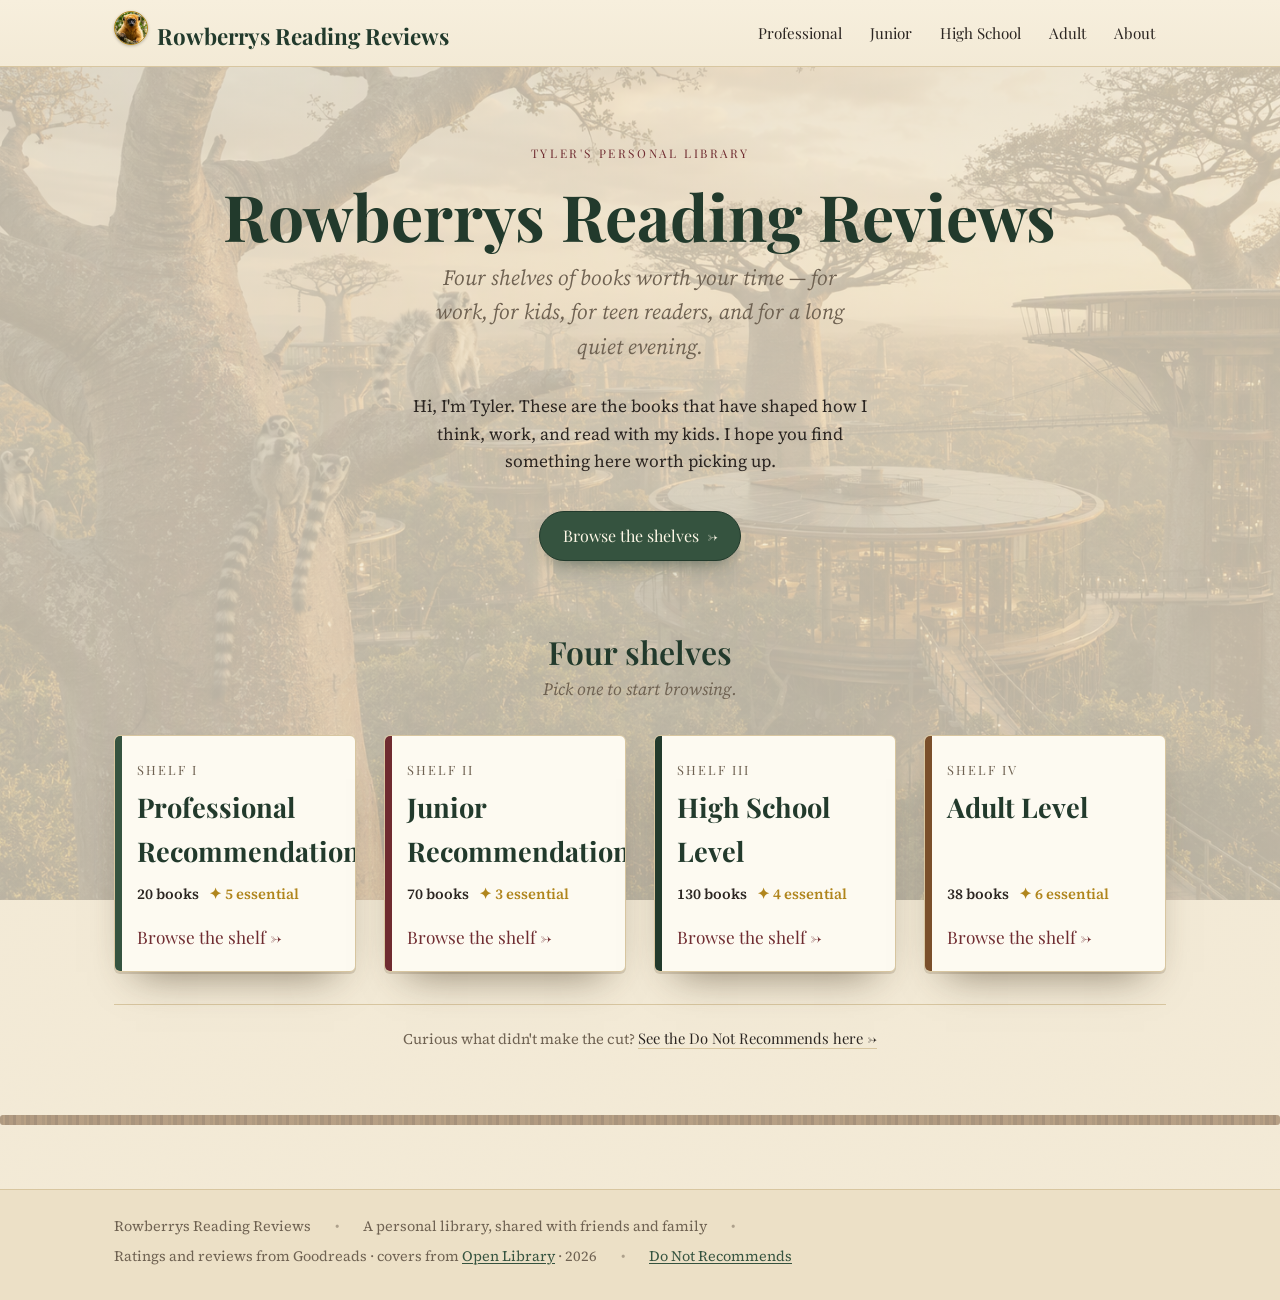
<file: index.html>
<!doctype html>
<html lang="en">
<head>
  <meta charset="utf-8">
  <meta name="viewport" content="width=device-width, initial-scale=1">
  <title>Rowberrys Reading Reviews</title>
  <meta name="description" content="A personal library of book recommendations from Tyler Rowberry, organized into four shelves: Professional, Junior, High School, and Adult.">
  <meta name="theme-color" content="#f3ead6">
  <meta property="og:type" content="website">
  <meta property="og:title" content="Rowberrys Reading Reviews">
  <meta property="og:description" content="Four shelves of books worth your time — for work, for kids, for teen readers, and for a long quiet evening.">
  <link rel="icon" href="data:image/svg+xml,%3Csvg xmlns='http://www.w3.org/2000/svg' viewBox='0 0 24 24' fill='none' stroke='%2335533f' stroke-width='1.7' stroke-linecap='round' stroke-linejoin='round'%3E%3Cpath d='M12 5.5C10 4 6.5 3.5 4 4v14c2.5-.5 6 0 8 1.5 2-1.5 5.5-2 8-1.5V4c-2.5-.5-6 0-8 1.5Z'/%3E%3Cpath d='M12 5.5v14'/%3E%3C/svg%3E">
  <link rel="preconnect" href="https://fonts.googleapis.com">
  <link rel="preconnect" href="https://fonts.gstatic.com" crossorigin>
  <link href="https://fonts.googleapis.com/css2?family=Playfair+Display:wght@500;600;700&family=Source+Serif+4:ital,opsz,wght@0,8..60,400;0,8..60,600;1,8..60,400;1,8..60,600&display=swap" rel="stylesheet">
  <link rel="stylesheet" href="assets/styles.css">
</head>
<body data-page="home">
  <a class="skip-link" href="#shelves">Skip to the shelves</a>

  <header class="site-header">
    <div class="wrap site-header__inner">
      <a class="brand" href="index.html">
        <img class="brand__photo" src="assets/img/lemur-logo.jpg" alt="" width="34" height="34">
        <span>Rowberrys Reading Reviews</span>
      </a>
      <nav class="site-nav" aria-label="Book shelves">
        <a href="professional.html">Professional</a>
        <a href="junior.html">Junior</a>
        <a href="highschool.html">High School</a>
        <a href="adult.html">Adult</a>
        <a href="about.html">About</a>
      </nav>
    </div>
  </header>

  <main id="main">
    <section class="hero wrap">
      <p class="hero__eyebrow">Tyler's Personal Library</p>
      <h1>Rowberrys Reading Reviews</h1>

      <!-- EDIT: tagline — one line under the title. Change freely. -->
      <p class="hero__tagline">Four shelves of books worth your time — for work, for kids,
        for teen readers, and for a long quiet evening.</p>

      <!-- ================================================================= -->
      <!-- WELCOME BLURB  —  Tyler, edit the text inside this <p> to make it  -->
      <!-- yours. This is the personal hello your friends and family see.     -->
      <!-- ================================================================= -->
      <p class="welcome">
        Hi, I'm Tyler. These are the books that have shaped how I think, work,
        and read with my kids. I hope you find something here worth picking up.
      </p>
      <!-- ===================== end welcome blurb ========================== -->

      <p><a class="btn" href="#shelves">Browse the shelves
        <span class="btn__arrow" aria-hidden="true">&rarr;</span></a></p>
    </section>

    <section class="shelves wrap" id="shelves">
      <h2>Four shelves</h2>
      <p class="shelves__sub">Pick one to start browsing.</p>
      <div class="tile-grid" data-tiles>
        <noscript>
          <p>This site uses JavaScript to list the books. The four shelves are:
            <a href="professional.html">Professional</a>,
            <a href="junior.html">Junior</a>,
            <a href="highschool.html">High School</a>, and
            <a href="adult.html">Adult</a>.</p>
        </noscript>
      </div>
      <p class="dnr-link">Curious what didn't make the cut?
        <a href="donotrecommend.html">See the Do Not Recommends here<span aria-hidden="true"> &rarr;</span></a></p>
    </section>
  </main>

  <hr class="grain-rule" aria-hidden="true">
  <footer class="site-footer">
    <div class="wrap site-footer__inner">
      <span>Rowberrys Reading Reviews</span>
      <span class="dot" aria-hidden="true">&bull;</span>
      <span>A personal library, shared with friends and family</span>
      <span class="dot" aria-hidden="true">&bull;</span>
      <span>Ratings and reviews from Goodreads &middot; covers from
        <a href="https://openlibrary.org" rel="noopener">Open Library</a>
        &middot; <span data-year>2026</span></span>
      <span class="dot" aria-hidden="true">&bull;</span>
      <span><a href="donotrecommend.html">Do Not Recommends</a></span>
    </div>
  </footer>

  <script src="assets/site-data.js"></script>
  <script src="assets/app.js"></script>
</body>
</html>
</file>
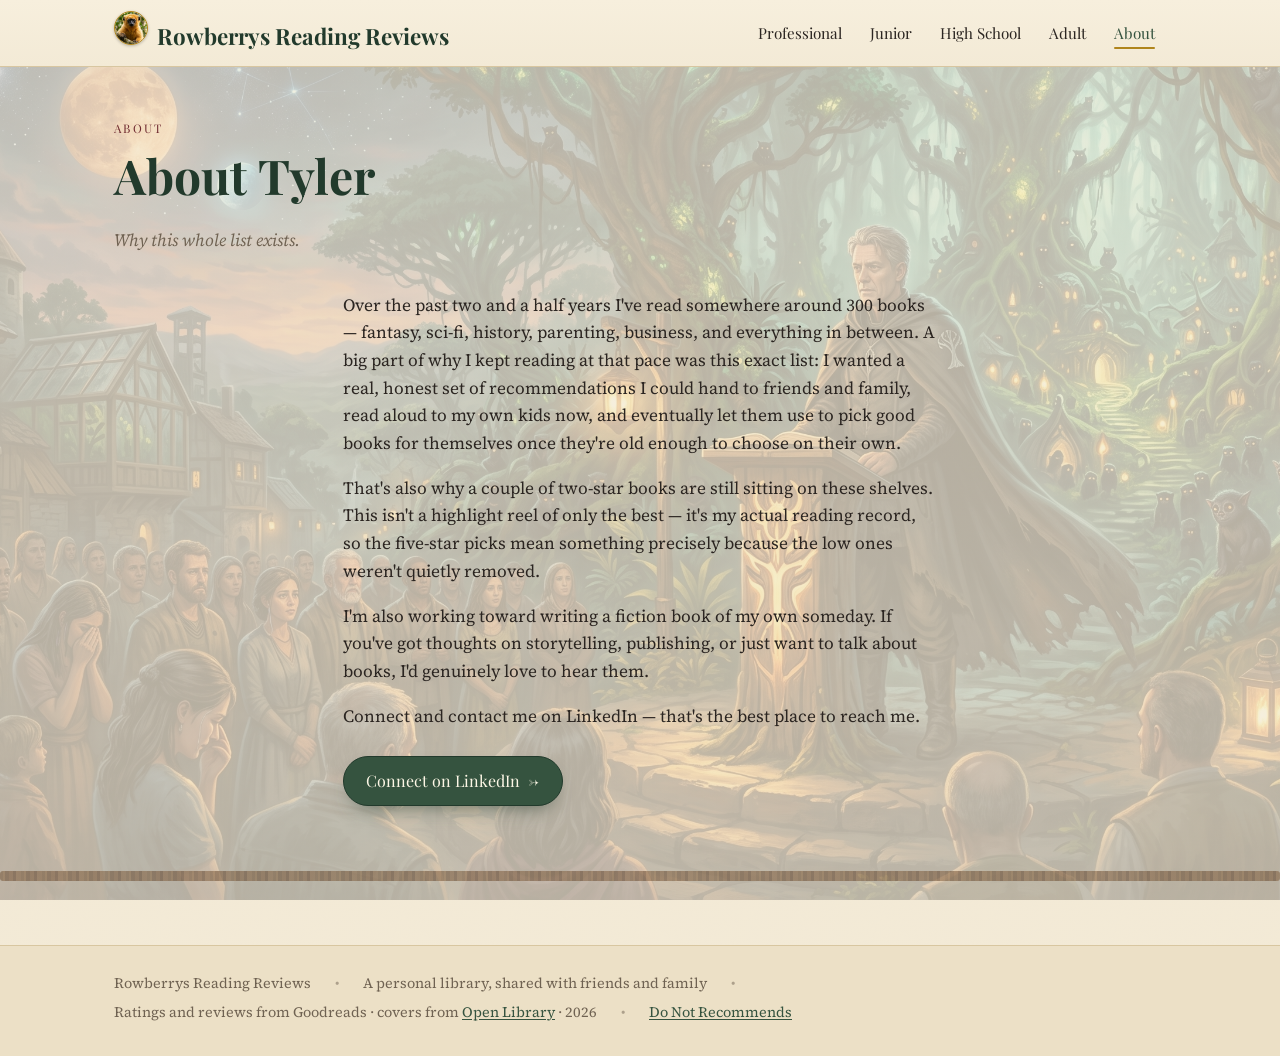
<file: about.html>
<!doctype html>
<html lang="en">
<head>
  <meta charset="utf-8">
  <meta name="viewport" content="width=device-width, initial-scale=1">
  <title>About Tyler &mdash; Rowberrys Reading Reviews</title>
  <meta name="description" content="Why Tyler Rowberry built this reading list: ~300 books in 2.5 years, for his kids and for you. Connect with him on LinkedIn.">
  <meta name="theme-color" content="#f3ead6">
  <meta property="og:type" content="website">
  <meta property="og:title" content="About Tyler — Rowberrys Reading Reviews">
  <meta property="og:description" content="Why this whole list exists — and how to get in touch.">
  <link rel="icon" href="data:image/svg+xml,%3Csvg xmlns='http://www.w3.org/2000/svg' viewBox='0 0 24 24' fill='none' stroke='%2335533f' stroke-width='1.7' stroke-linecap='round' stroke-linejoin='round'%3E%3Cpath d='M12 5.5C10 4 6.5 3.5 4 4v14c2.5-.5 6 0 8 1.5 2-1.5 5.5-2 8-1.5V4c-2.5-.5-6 0-8 1.5Z'/%3E%3Cpath d='M12 5.5v14'/%3E%3C/svg%3E">
  <link rel="preconnect" href="https://fonts.googleapis.com">
  <link rel="preconnect" href="https://fonts.gstatic.com" crossorigin>
  <link href="https://fonts.googleapis.com/css2?family=Playfair+Display:wght@500;600;700&family=Source+Serif+4:ital,opsz,wght@0,8..60,400;0,8..60,600;1,8..60,400;1,8..60,600&display=swap" rel="stylesheet">
  <link rel="stylesheet" href="assets/styles.css">
</head>
<body data-page="about">
  <a class="skip-link" href="#main">Skip to the content</a>

  <header class="site-header">
    <div class="wrap site-header__inner">
      <a class="brand" href="index.html">
        <img class="brand__photo" src="assets/img/lemur-logo.jpg" alt="" width="34" height="34">
        <span>Rowberrys Reading Reviews</span>
      </a>
      <nav class="site-nav" aria-label="Book shelves">
        <a href="professional.html">Professional</a>
        <a href="junior.html">Junior</a>
        <a href="highschool.html">High School</a>
        <a href="adult.html">Adult</a>
        <a href="about.html" aria-current="page">About</a>
      </nav>
    </div>
  </header>

  <main id="main" class="wrap">
    <header class="cat-head">
      <p class="cat-head__eyebrow">About</p>
      <h1>About Tyler</h1>
      <p class="cat-head__blurb">Why this whole list exists.</p>
    </header>

    <section class="about-content center-measure">
      <p>Over the past two and a half years I've read somewhere around 300 books —
        fantasy, sci-fi, history, parenting, business, and everything in between. A big
        part of why I kept reading at that pace was this exact list: I wanted a real,
        honest set of recommendations I could hand to friends and family, read aloud to
        my own kids now, and eventually let them use to pick good books for themselves
        once they're old enough to choose on their own.</p>

      <p>That's also why a couple of two-star books are still sitting on these
        shelves. This isn't a highlight reel of only the best — it's my actual reading
        record, so the five-star picks mean something precisely because the low ones
        weren't quietly removed.</p>

      <p>I'm also working toward writing a fiction book of my own someday. If you've
        got thoughts on storytelling, publishing, or just want to talk about books, I'd
        genuinely love to hear them.</p>

      <p>Connect and contact me on LinkedIn — that's the best place to reach me.</p>

      <p><a class="btn" href="https://www.linkedin.com/in/tyler-rowberry/" target="_blank" rel="noopener noreferrer">
        Connect on LinkedIn<span class="btn__arrow" aria-hidden="true"> &rarr;</span>
      </a></p>
    </section>
  </main>

  <hr class="grain-rule" aria-hidden="true">
  <footer class="site-footer">
    <div class="wrap site-footer__inner">
      <span>Rowberrys Reading Reviews</span>
      <span class="dot" aria-hidden="true">&bull;</span>
      <span>A personal library, shared with friends and family</span>
      <span class="dot" aria-hidden="true">&bull;</span>
      <span>Ratings and reviews from Goodreads &middot; covers from
        <a href="https://openlibrary.org" rel="noopener">Open Library</a>
        &middot; <span data-year>2026</span></span>
      <span class="dot" aria-hidden="true">&bull;</span>
      <span><a href="donotrecommend.html">Do Not Recommends</a></span>
    </div>
  </footer>

  <script src="assets/site-data.js"></script>
  <script src="assets/app.js"></script>
</body>
</html>
</file>
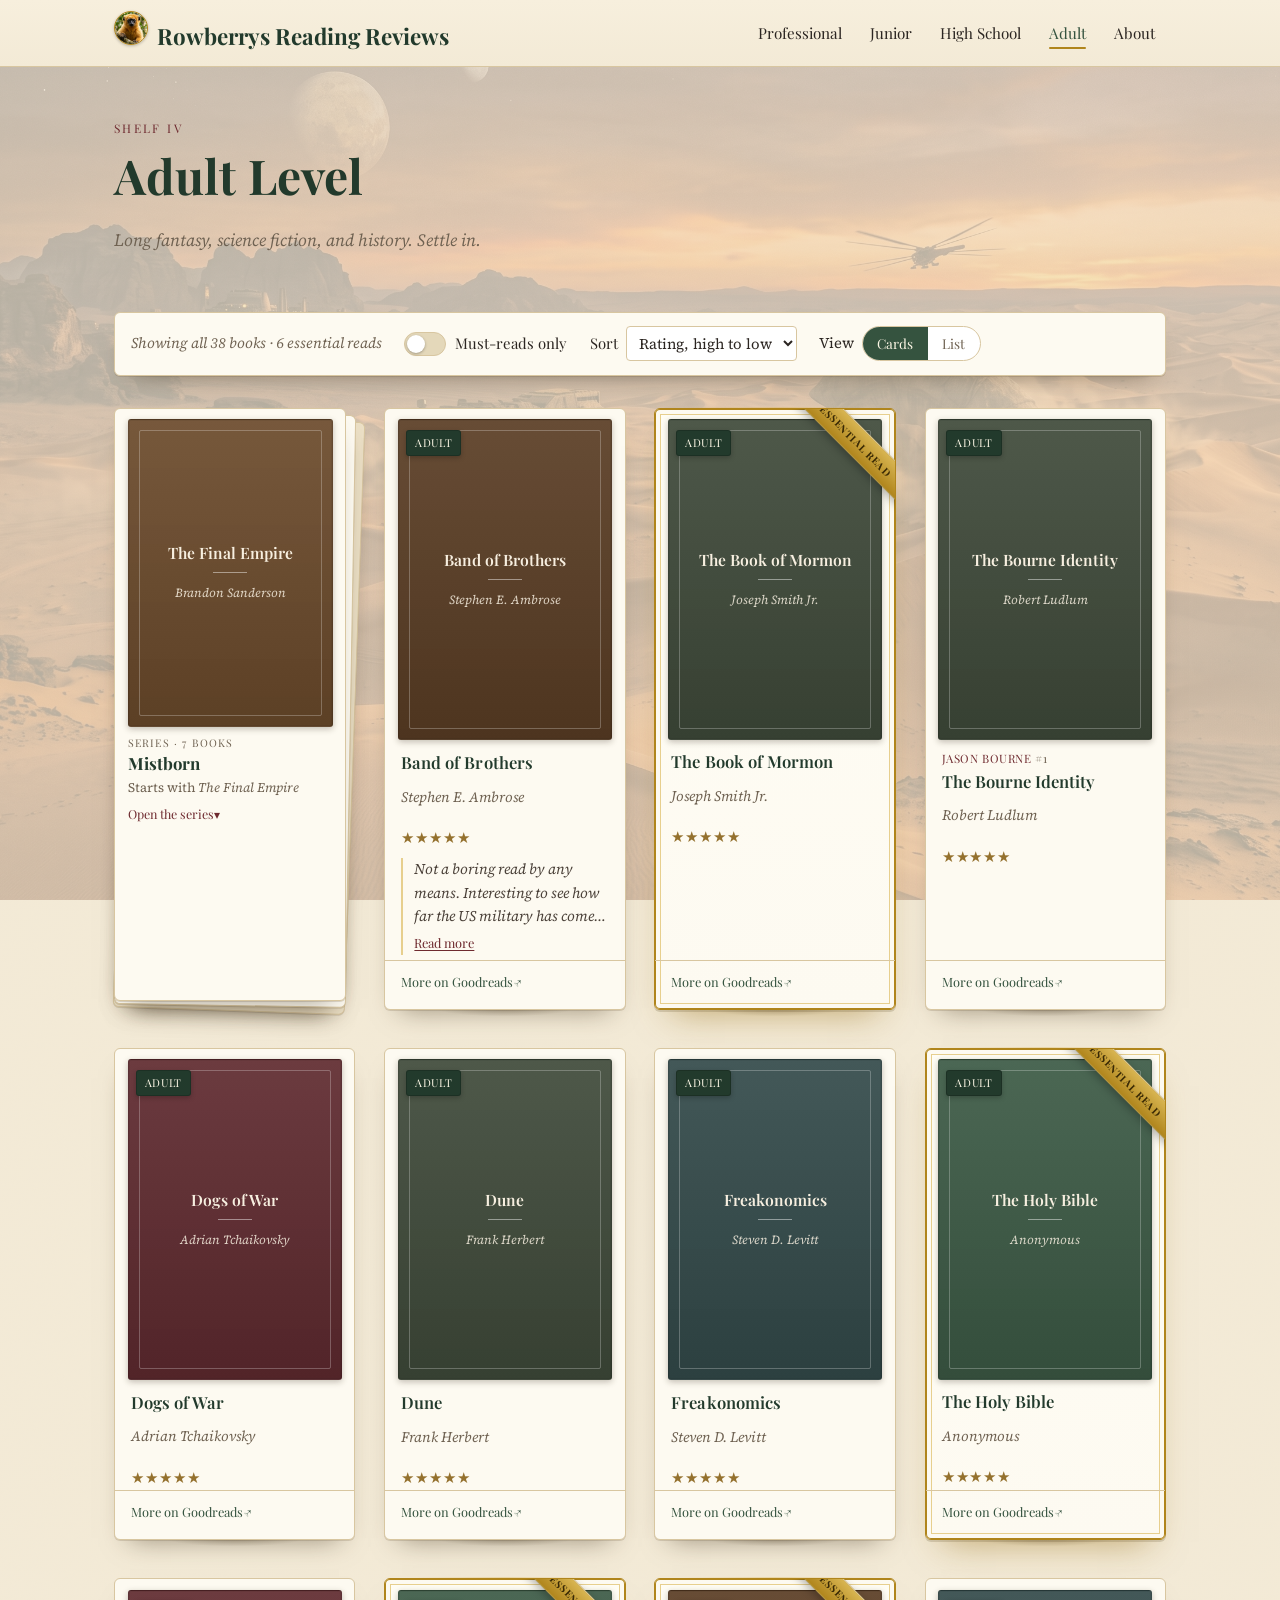
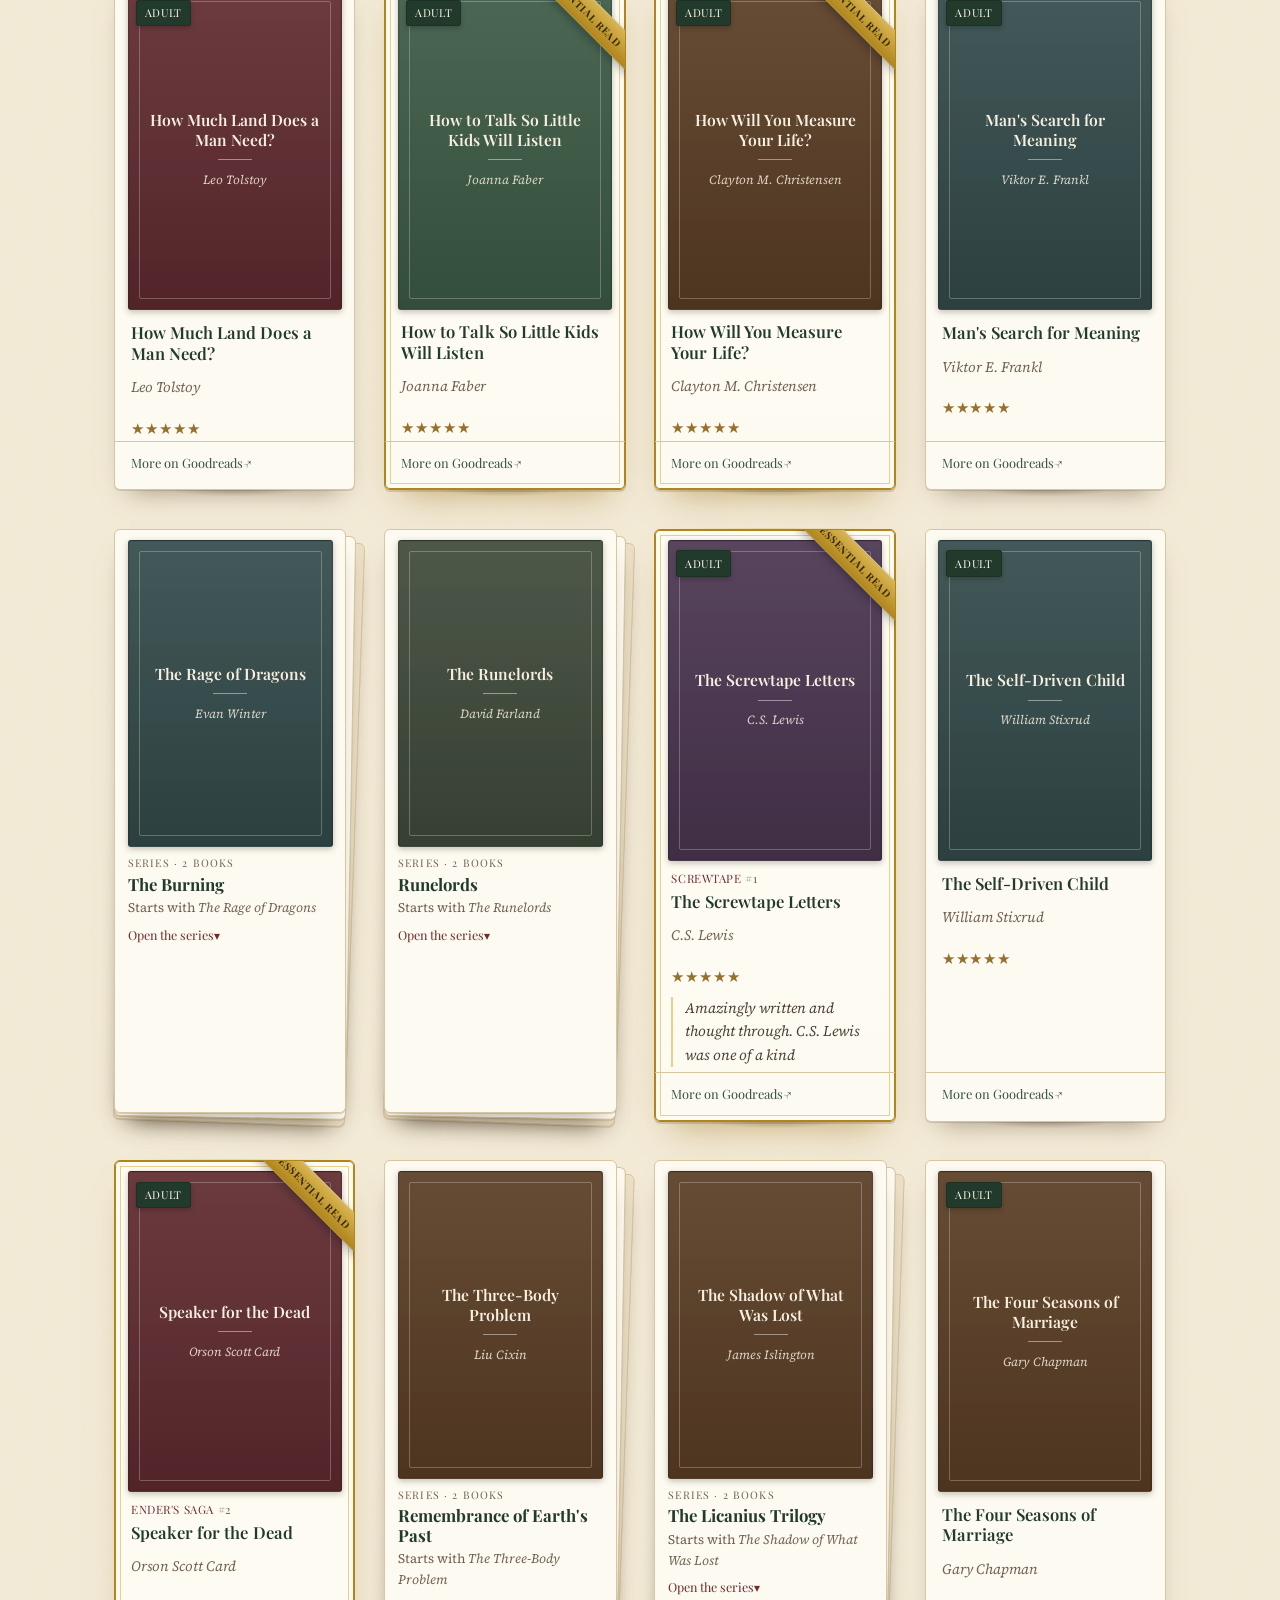
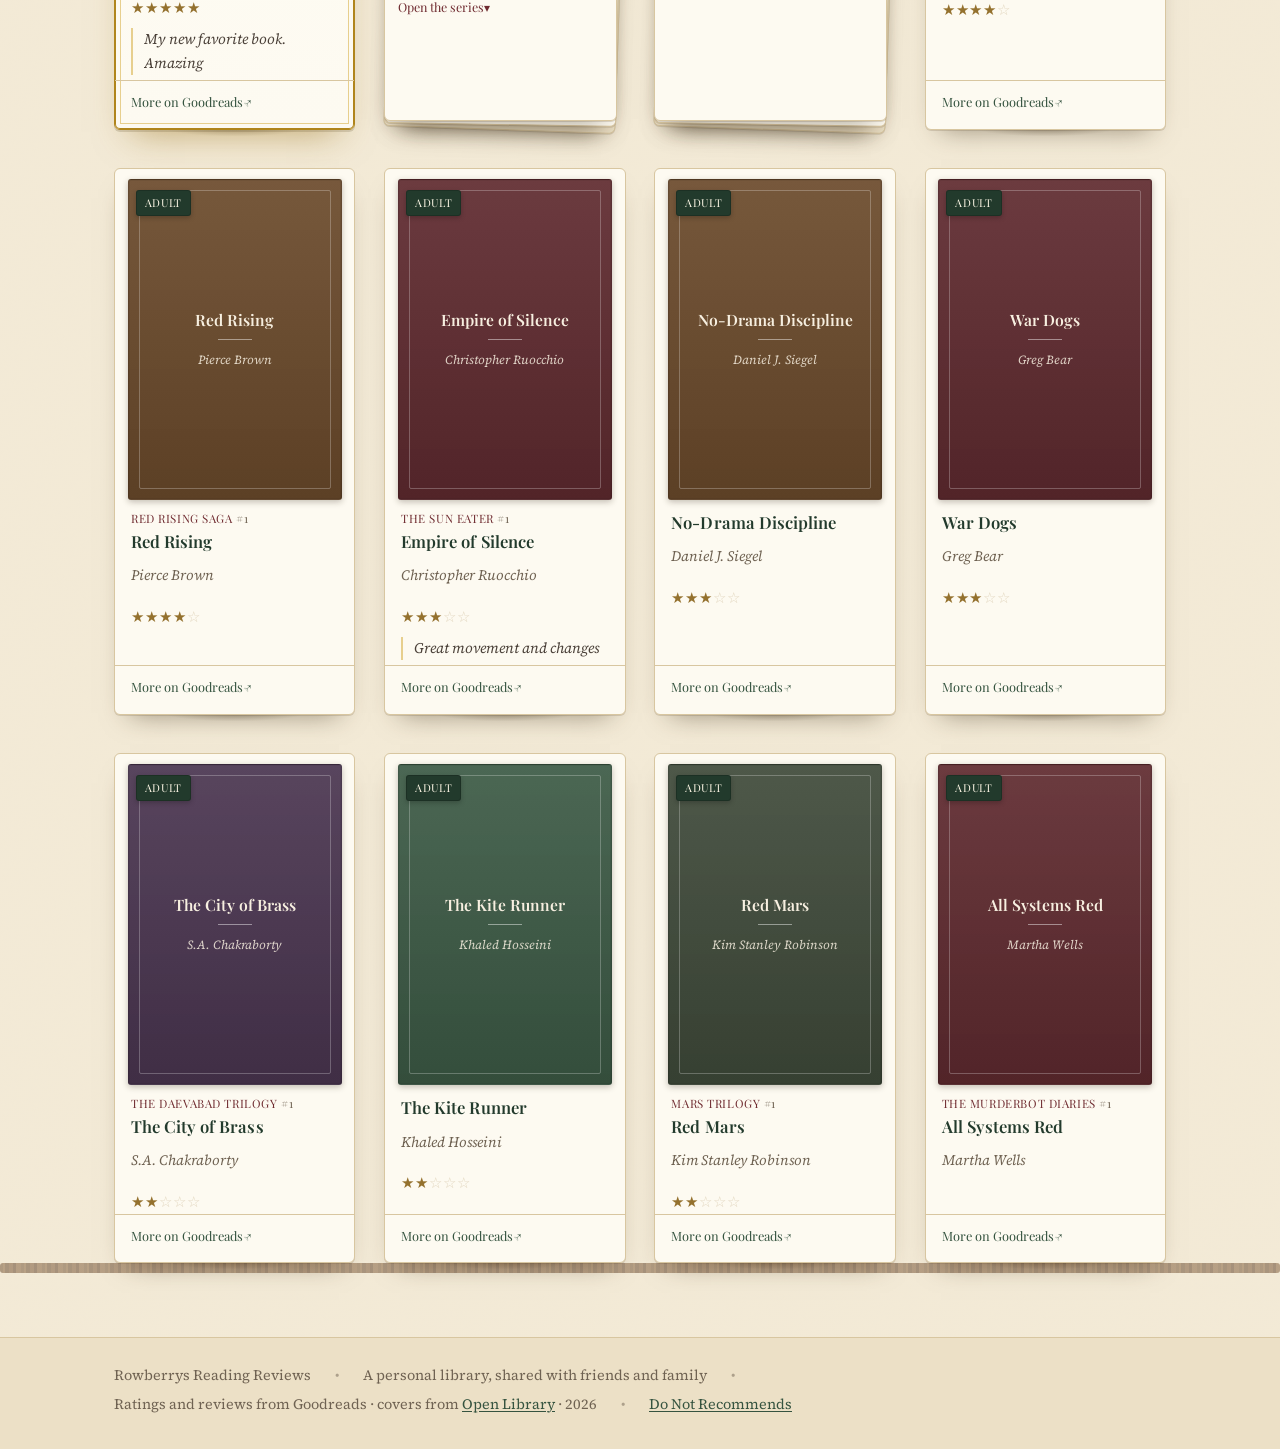
<file: adult.html>
<!doctype html>
<html lang="en">
<head>
  <meta charset="utf-8">
  <meta name="viewport" content="width=device-width, initial-scale=1">
  <title>Adult Level &mdash; Rowberrys Reading Reviews</title>
  <meta name="description" content="Adult reading recommendations from Tyler Rowberry: long fantasy, science fiction, war history, and a little theology.">
  <meta name="theme-color" content="#f3ead6">
  <meta property="og:type" content="website">
  <meta property="og:title" content="Adult Level — Rowberrys Reading Reviews">
  <meta property="og:description" content="Long fantasy, science fiction, and history. Settle in.">
  <link rel="icon" href="data:image/svg+xml,%3Csvg xmlns='http://www.w3.org/2000/svg' viewBox='0 0 24 24' fill='none' stroke='%2335533f' stroke-width='1.7' stroke-linecap='round' stroke-linejoin='round'%3E%3Cpath d='M12 5.5C10 4 6.5 3.5 4 4v14c2.5-.5 6 0 8 1.5 2-1.5 5.5-2 8-1.5V4c-2.5-.5-6 0-8 1.5Z'/%3E%3Cpath d='M12 5.5v14'/%3E%3C/svg%3E">
  <link rel="preconnect" href="https://fonts.googleapis.com">
  <link rel="preconnect" href="https://fonts.gstatic.com" crossorigin>
  <link href="https://fonts.googleapis.com/css2?family=Playfair+Display:wght@500;600;700&family=Source+Serif+4:ital,opsz,wght@0,8..60,400;0,8..60,600;1,8..60,400;1,8..60,600&display=swap" rel="stylesheet">
  <link rel="stylesheet" href="assets/styles.css">
</head>
<body data-category="adult">
  <a class="skip-link" href="#main">Skip to the books</a>

  <header class="site-header">
    <div class="wrap site-header__inner">
      <a class="brand" href="index.html">
        <img class="brand__photo" src="assets/img/lemur-logo.jpg" alt="" width="34" height="34">
        <span>Rowberrys Reading Reviews</span>
      </a>
      <nav class="site-nav" aria-label="Book shelves">
        <a href="professional.html">Professional</a>
        <a href="junior.html">Junior</a>
        <a href="highschool.html">High School</a>
        <a href="adult.html" aria-current="page">Adult</a>
        <a href="about.html">About</a>
      </nav>
    </div>
  </header>

  <main id="main" class="wrap">
    <header class="cat-head">
      <p class="cat-head__eyebrow">Shelf IV</p>
      <h1>Adult Level</h1>
      <!-- EDIT: shelf blurb — one line under the title. Change freely. -->
      <p class="cat-head__blurb">Long fantasy, science fiction, and history. Settle in.</p>
    </header>

    <div class="toolbar" data-toolbar hidden>
      <span class="toolbar__count" data-count></span>
      <label class="switch">
        <input type="checkbox" data-must>
        <span class="switch__track" aria-hidden="true"></span>
        <span class="switch__label">Must-reads only</span>
      </label>
      <span class="toolbar__group">
        <label for="sort">Sort</label>
        <select id="sort" data-sort>
          <option value="rating-desc" selected>Rating, high to low</option>
          <option value="rating-asc">Rating, low to high</option>
          <option value="shelf">Shelf order</option>
          <option value="title">Title A&ndash;Z</option>
          <option value="author">Author A&ndash;Z</option>
        </select>
      </span>
      <span class="toolbar__group">
        <span id="view-label">View</span>
        <span class="view-toggle" role="group" aria-labelledby="view-label">
          <button type="button" class="view-toggle__btn" data-view-btn="card" aria-pressed="true">Cards</button>
          <button type="button" class="view-toggle__btn" data-view-btn="list" aria-pressed="false">List</button>
        </span>
      </span>
    </div>

    <ul class="book-grid" data-grid>
      <noscript><li class="book-grid__empty">This shelf needs JavaScript enabled to show its books.</li></noscript>
    </ul>
  </main>

  <hr class="grain-rule" aria-hidden="true">
  <footer class="site-footer">
    <div class="wrap site-footer__inner">
      <span>Rowberrys Reading Reviews</span>
      <span class="dot" aria-hidden="true">&bull;</span>
      <span>A personal library, shared with friends and family</span>
      <span class="dot" aria-hidden="true">&bull;</span>
      <span>Ratings and reviews from Goodreads &middot; covers from
        <a href="https://openlibrary.org" rel="noopener">Open Library</a>
        &middot; <span data-year>2026</span></span>
      <span class="dot" aria-hidden="true">&bull;</span>
      <span><a href="donotrecommend.html">Do Not Recommends</a></span>
    </div>
  </footer>

  <script src="assets/site-data.js"></script>
  <script src="assets/app.js"></script>
</body>
</html>
</file>
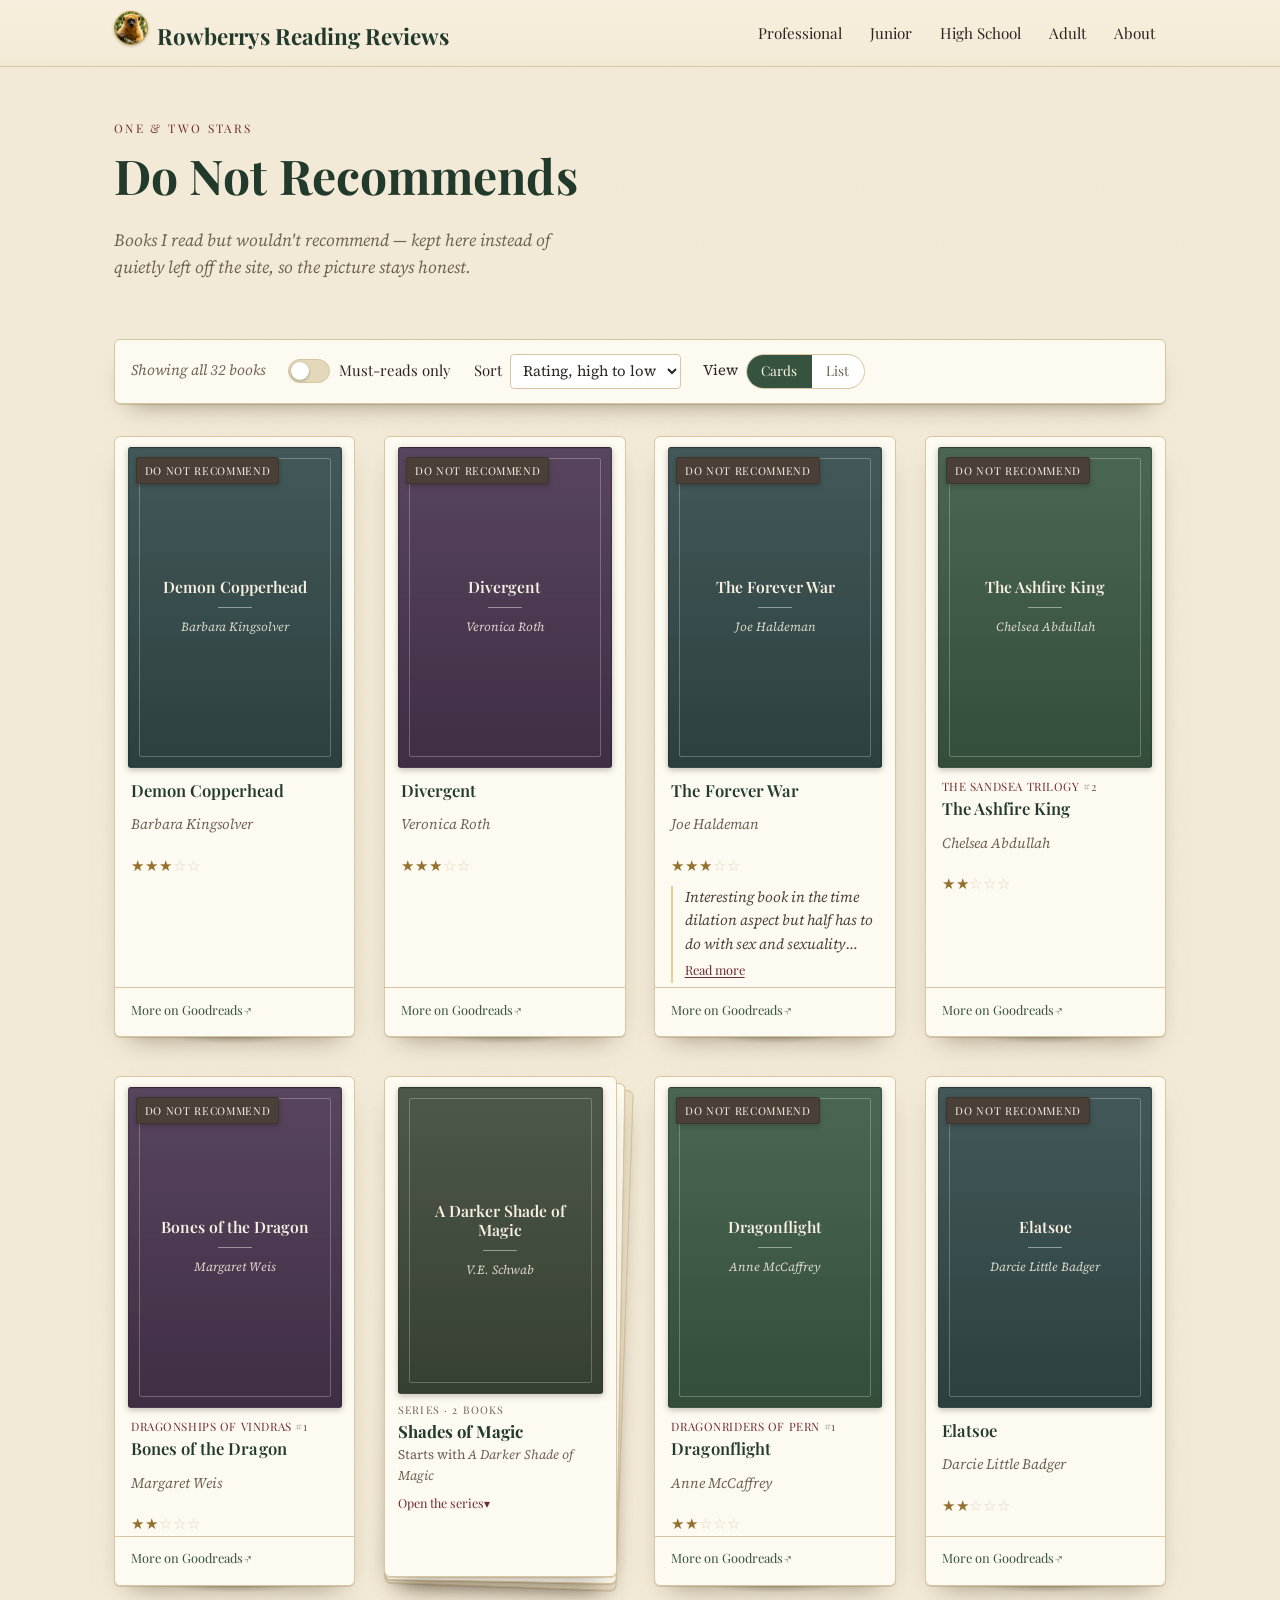
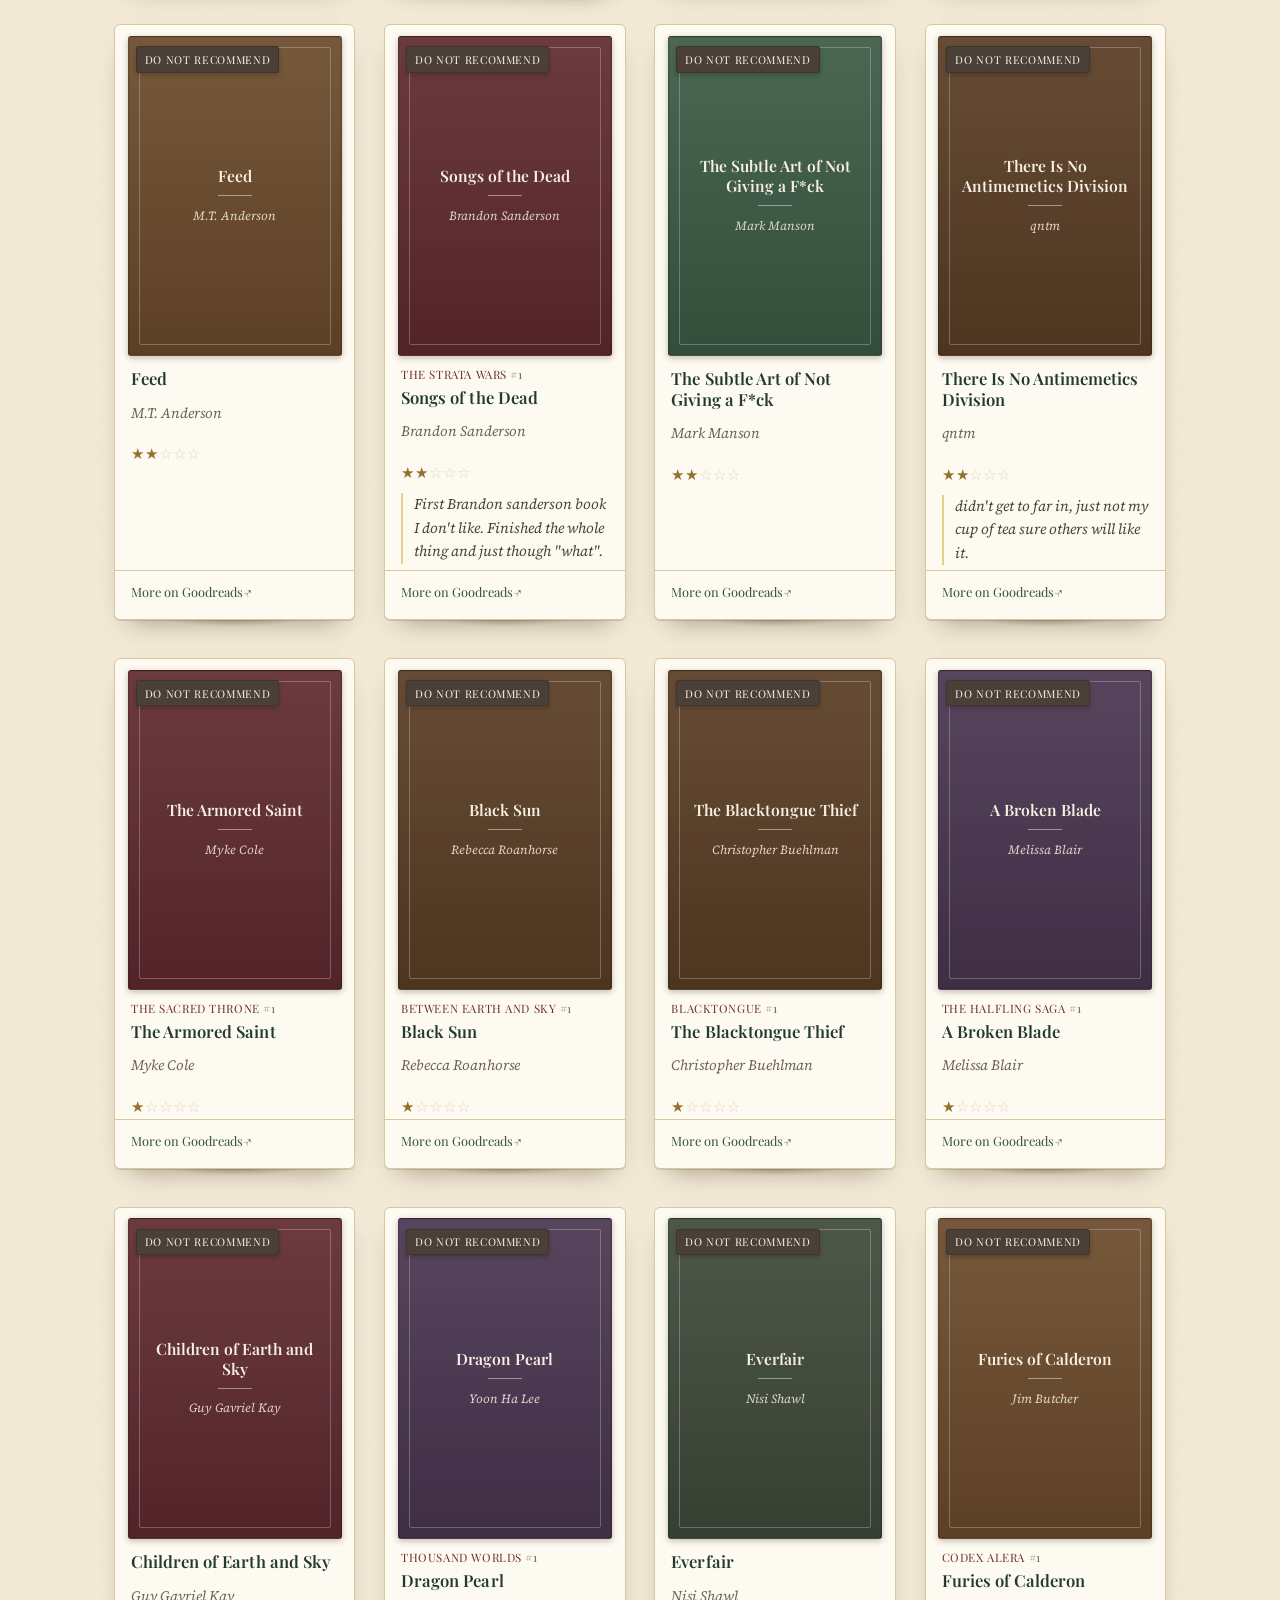
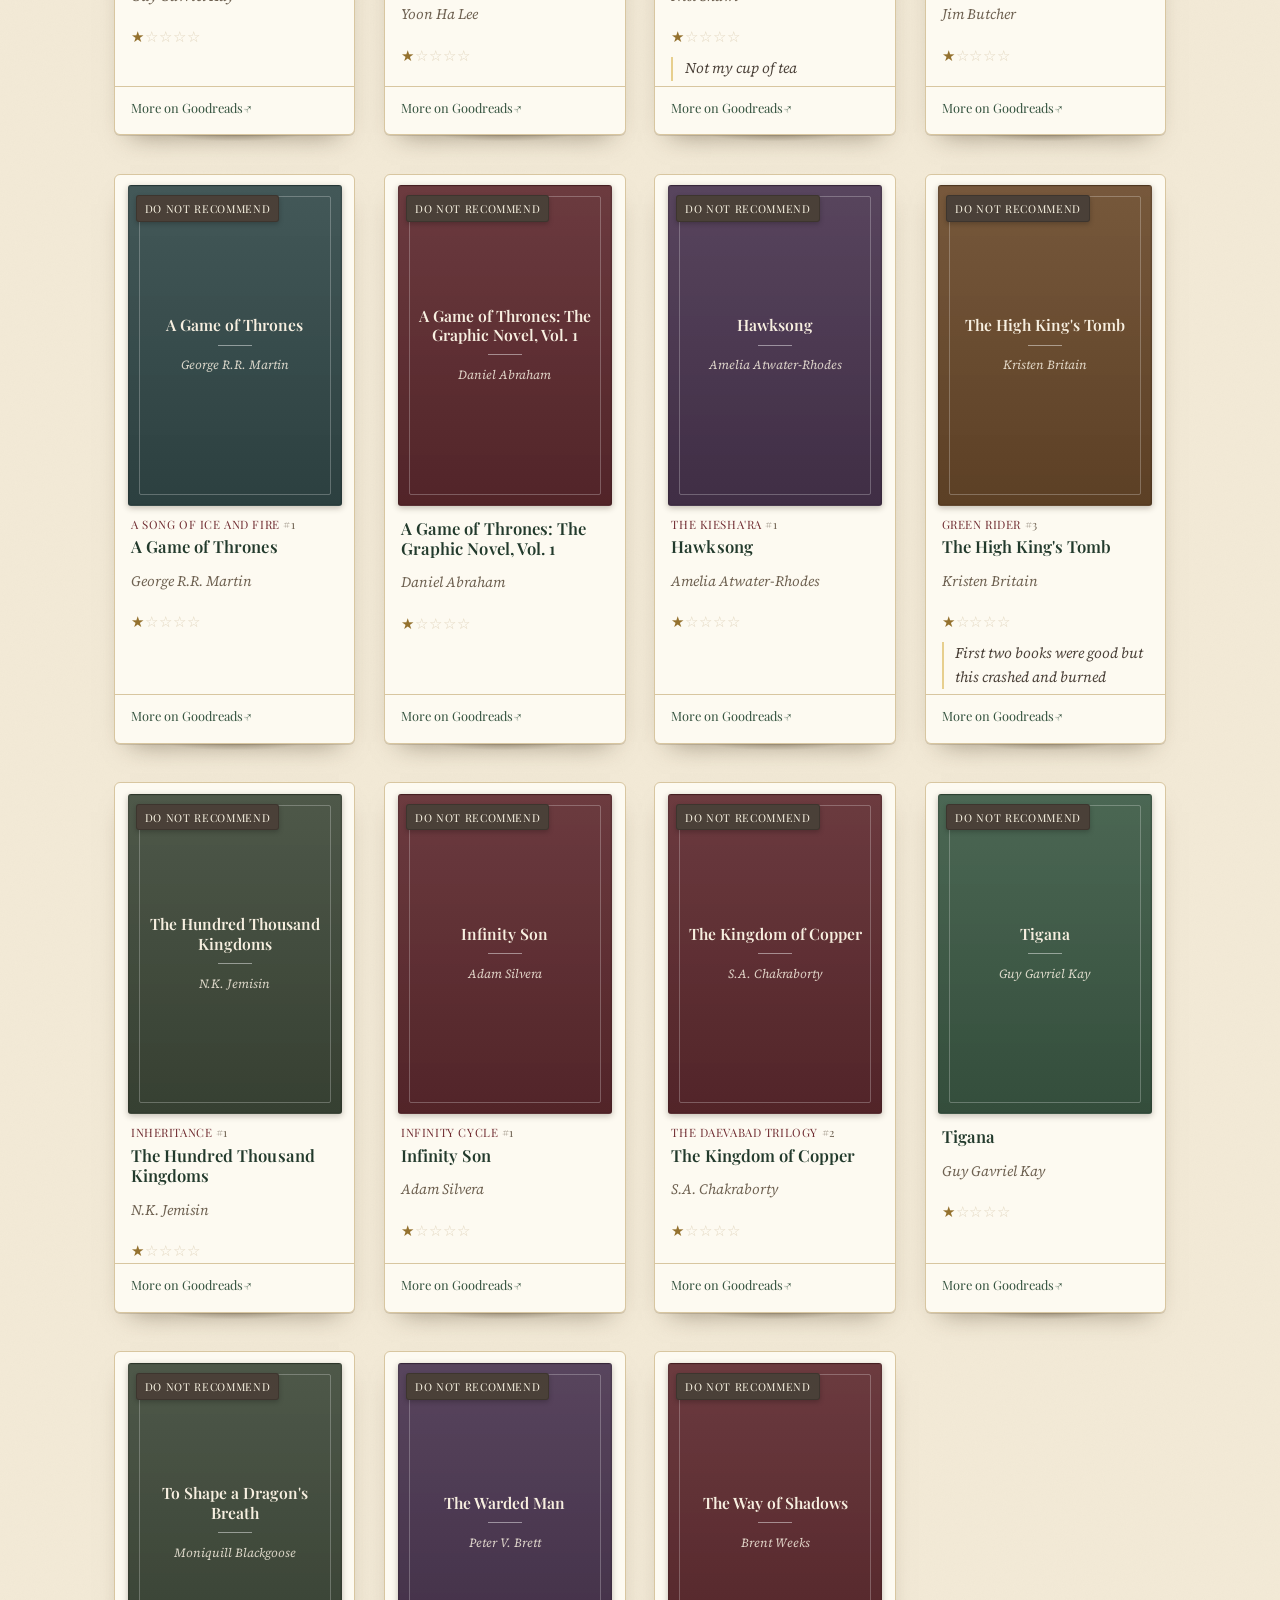
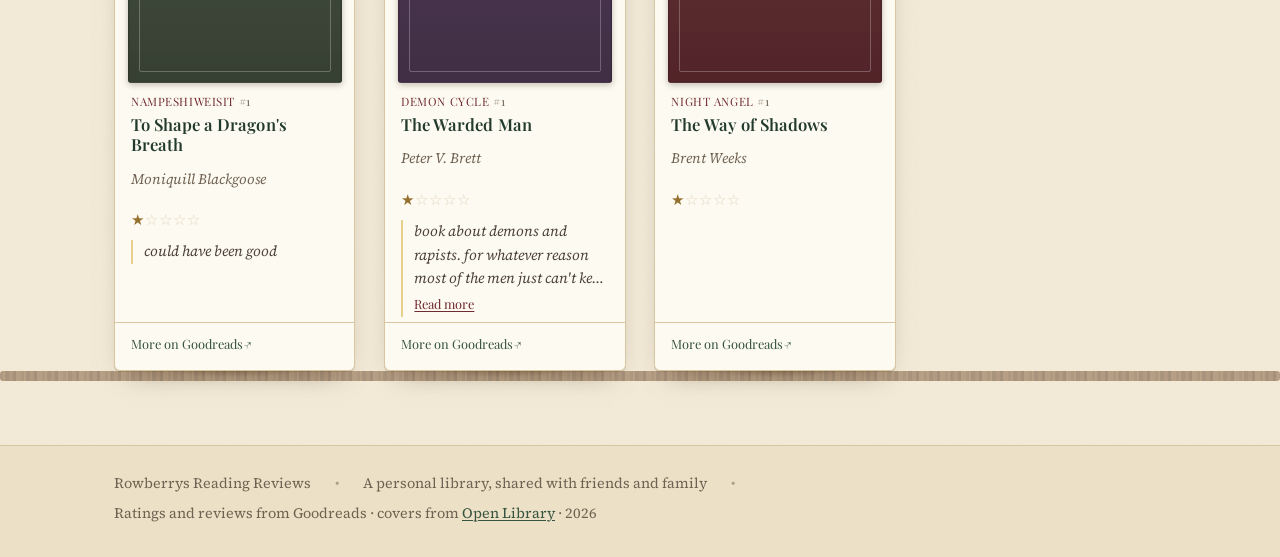
<file: donotrecommend.html>
<!doctype html>
<html lang="en">
<head>
  <meta charset="utf-8">
  <meta name="viewport" content="width=device-width, initial-scale=1">
  <title>Do Not Recommend &mdash; Rowberrys Reading Reviews</title>
  <meta name="description" content="Books Tyler Rowberry read but wouldn't recommend: one- and two-star reads, plus anything he flagged outright on Goodreads.">
  <meta name="theme-color" content="#f3ead6">
  <meta property="og:type" content="website">
  <meta property="og:title" content="Do Not Recommend — Rowberrys Reading Reviews">
  <meta property="og:description" content="The honest rest of the list — books read but not recommended.">
  <link rel="icon" href="data:image/svg+xml,%3Csvg xmlns='http://www.w3.org/2000/svg' viewBox='0 0 24 24' fill='none' stroke='%2335533f' stroke-width='1.7' stroke-linecap='round' stroke-linejoin='round'%3E%3Cpath d='M12 5.5C10 4 6.5 3.5 4 4v14c2.5-.5 6 0 8 1.5 2-1.5 5.5-2 8-1.5V4c-2.5-.5-6 0-8 1.5Z'/%3E%3Cpath d='M12 5.5v14'/%3E%3C/svg%3E">
  <link rel="preconnect" href="https://fonts.googleapis.com">
  <link rel="preconnect" href="https://fonts.gstatic.com" crossorigin>
  <link href="https://fonts.googleapis.com/css2?family=Playfair+Display:wght@500;600;700&family=Source+Serif+4:ital,opsz,wght@0,8..60,400;0,8..60,600;1,8..60,400;1,8..60,600&display=swap" rel="stylesheet">
  <link rel="stylesheet" href="assets/styles.css">
</head>
<body data-category="donotrecommend">
  <a class="skip-link" href="#main">Skip to the books</a>

  <header class="site-header">
    <div class="wrap site-header__inner">
      <a class="brand" href="index.html">
        <img class="brand__photo" src="assets/img/lemur-logo.jpg" alt="" width="34" height="34">
        <span>Rowberrys Reading Reviews</span>
      </a>
      <nav class="site-nav" aria-label="Book shelves">
        <a href="professional.html">Professional</a>
        <a href="junior.html">Junior</a>
        <a href="highschool.html">High School</a>
        <a href="adult.html">Adult</a>
        <a href="about.html">About</a>
      </nav>
    </div>
  </header>

  <main id="main" class="wrap">
    <header class="cat-head">
      <p class="cat-head__eyebrow">One &amp; Two Stars</p>
      <h1>Do Not Recommends</h1>
      <!-- EDIT: shelf blurb — one line under the title. Change freely. -->
      <p class="cat-head__blurb">Books I read but wouldn't recommend &mdash; kept here
        instead of quietly left off the site, so the picture stays honest.</p>
    </header>

    <div class="toolbar" data-toolbar hidden>
      <span class="toolbar__count" data-count></span>
      <label class="switch">
        <input type="checkbox" data-must>
        <span class="switch__track" aria-hidden="true"></span>
        <span class="switch__label">Must-reads only</span>
      </label>
      <span class="toolbar__group">
        <label for="sort">Sort</label>
        <select id="sort" data-sort>
          <option value="rating-desc" selected>Rating, high to low</option>
          <option value="rating-asc">Rating, low to high</option>
          <option value="shelf">Shelf order</option>
          <option value="title">Title A&ndash;Z</option>
          <option value="author">Author A&ndash;Z</option>
        </select>
      </span>
      <span class="toolbar__group">
        <span id="view-label">View</span>
        <span class="view-toggle" role="group" aria-labelledby="view-label">
          <button type="button" class="view-toggle__btn" data-view-btn="card" aria-pressed="true">Cards</button>
          <button type="button" class="view-toggle__btn" data-view-btn="list" aria-pressed="false">List</button>
        </span>
      </span>
    </div>

    <ul class="book-grid" data-grid>
      <noscript><li class="book-grid__empty">This shelf needs JavaScript enabled to show its books.</li></noscript>
    </ul>
  </main>

  <hr class="grain-rule" aria-hidden="true">
  <footer class="site-footer">
    <div class="wrap site-footer__inner">
      <span>Rowberrys Reading Reviews</span>
      <span class="dot" aria-hidden="true">&bull;</span>
      <span>A personal library, shared with friends and family</span>
      <span class="dot" aria-hidden="true">&bull;</span>
      <span>Ratings and reviews from Goodreads &middot; covers from
        <a href="https://openlibrary.org" rel="noopener">Open Library</a>
        &middot; <span data-year>2026</span></span>
    </div>
  </footer>

  <script src="assets/site-data.js"></script>
  <script src="assets/app.js"></script>
</body>
</html>
</file>
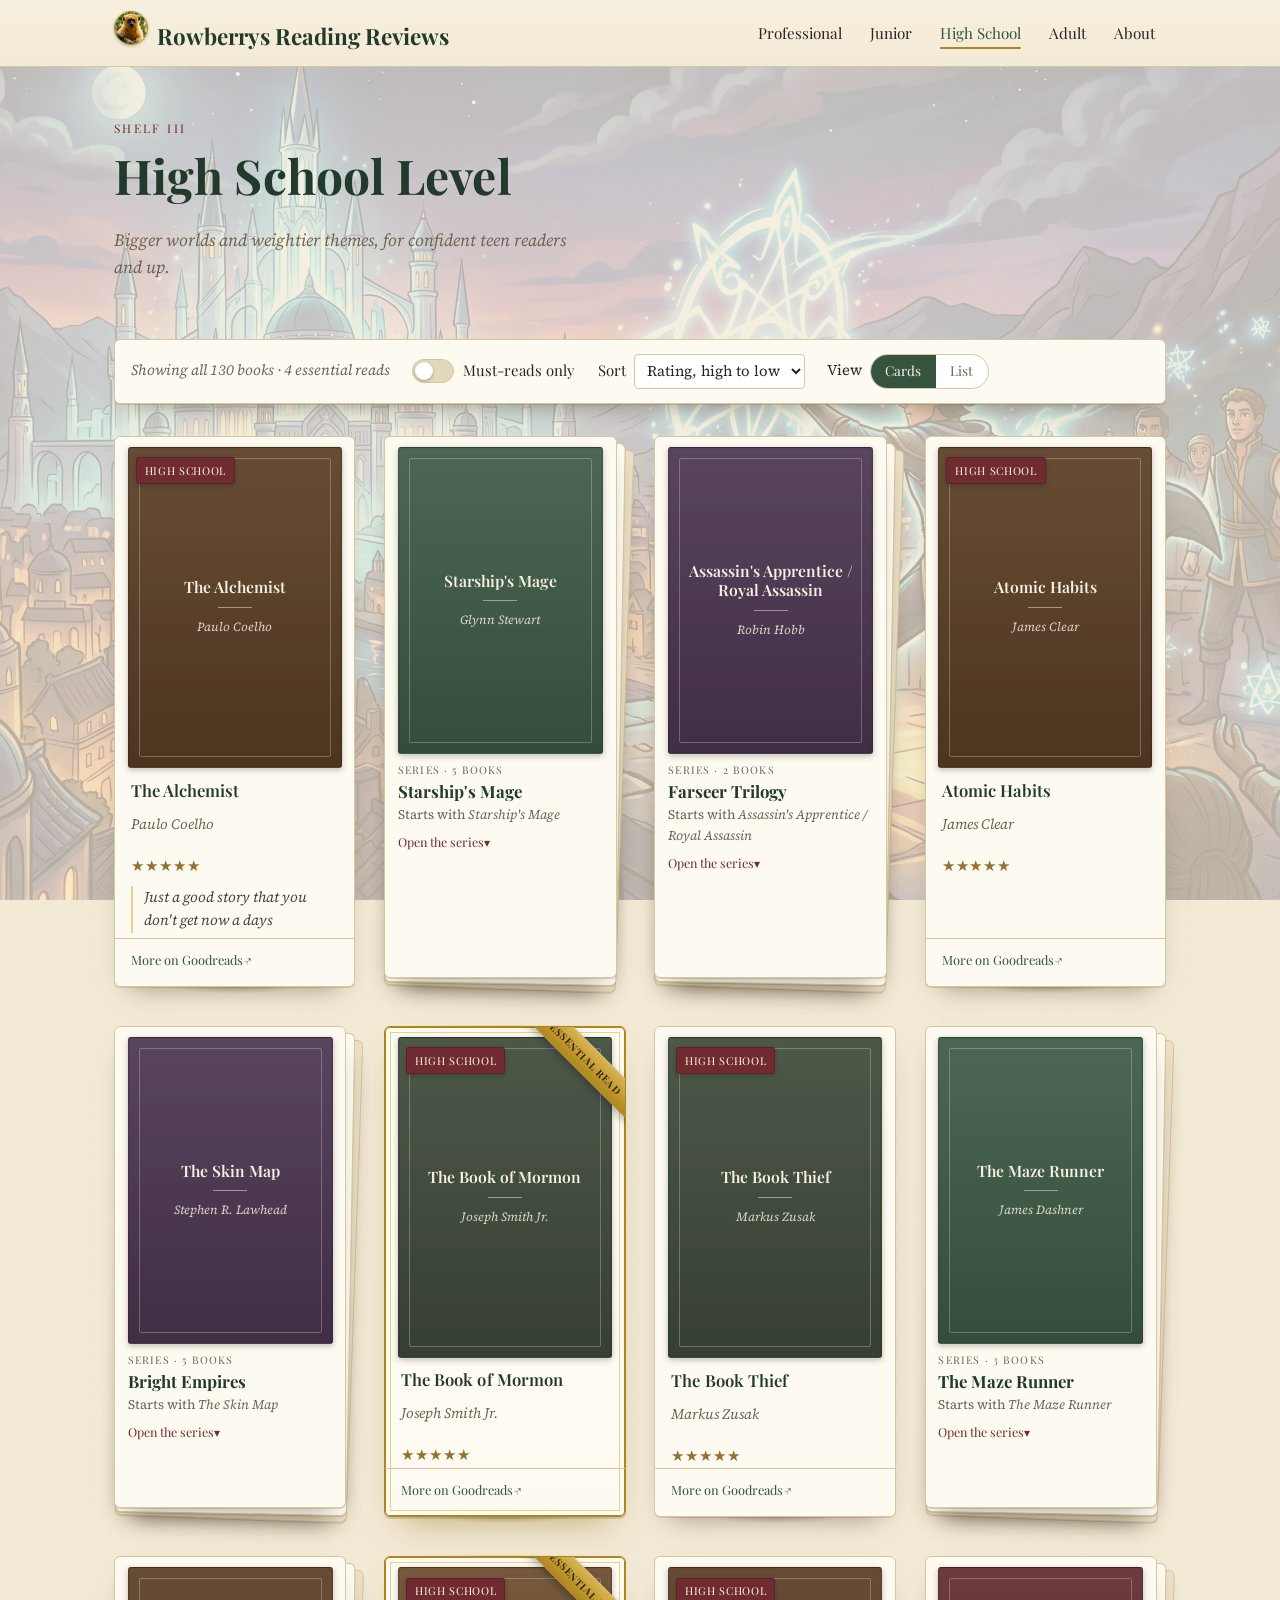
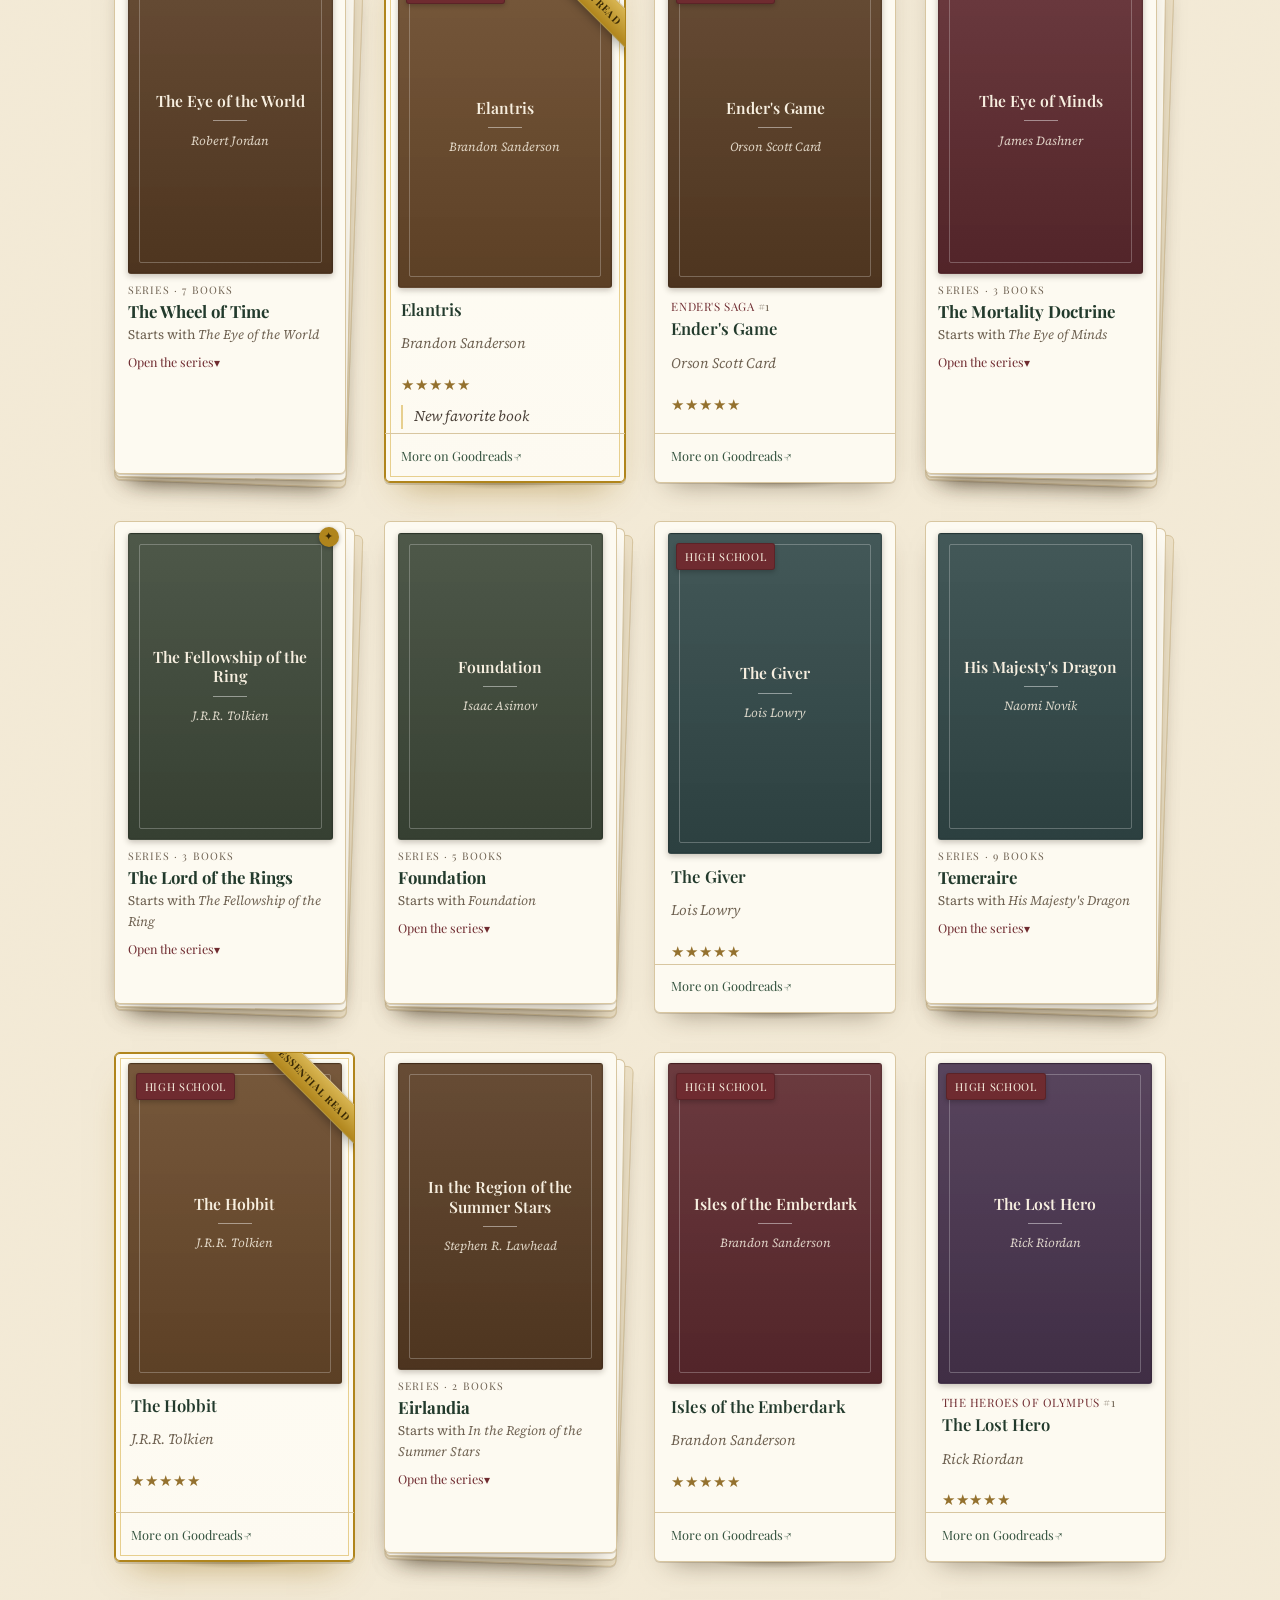
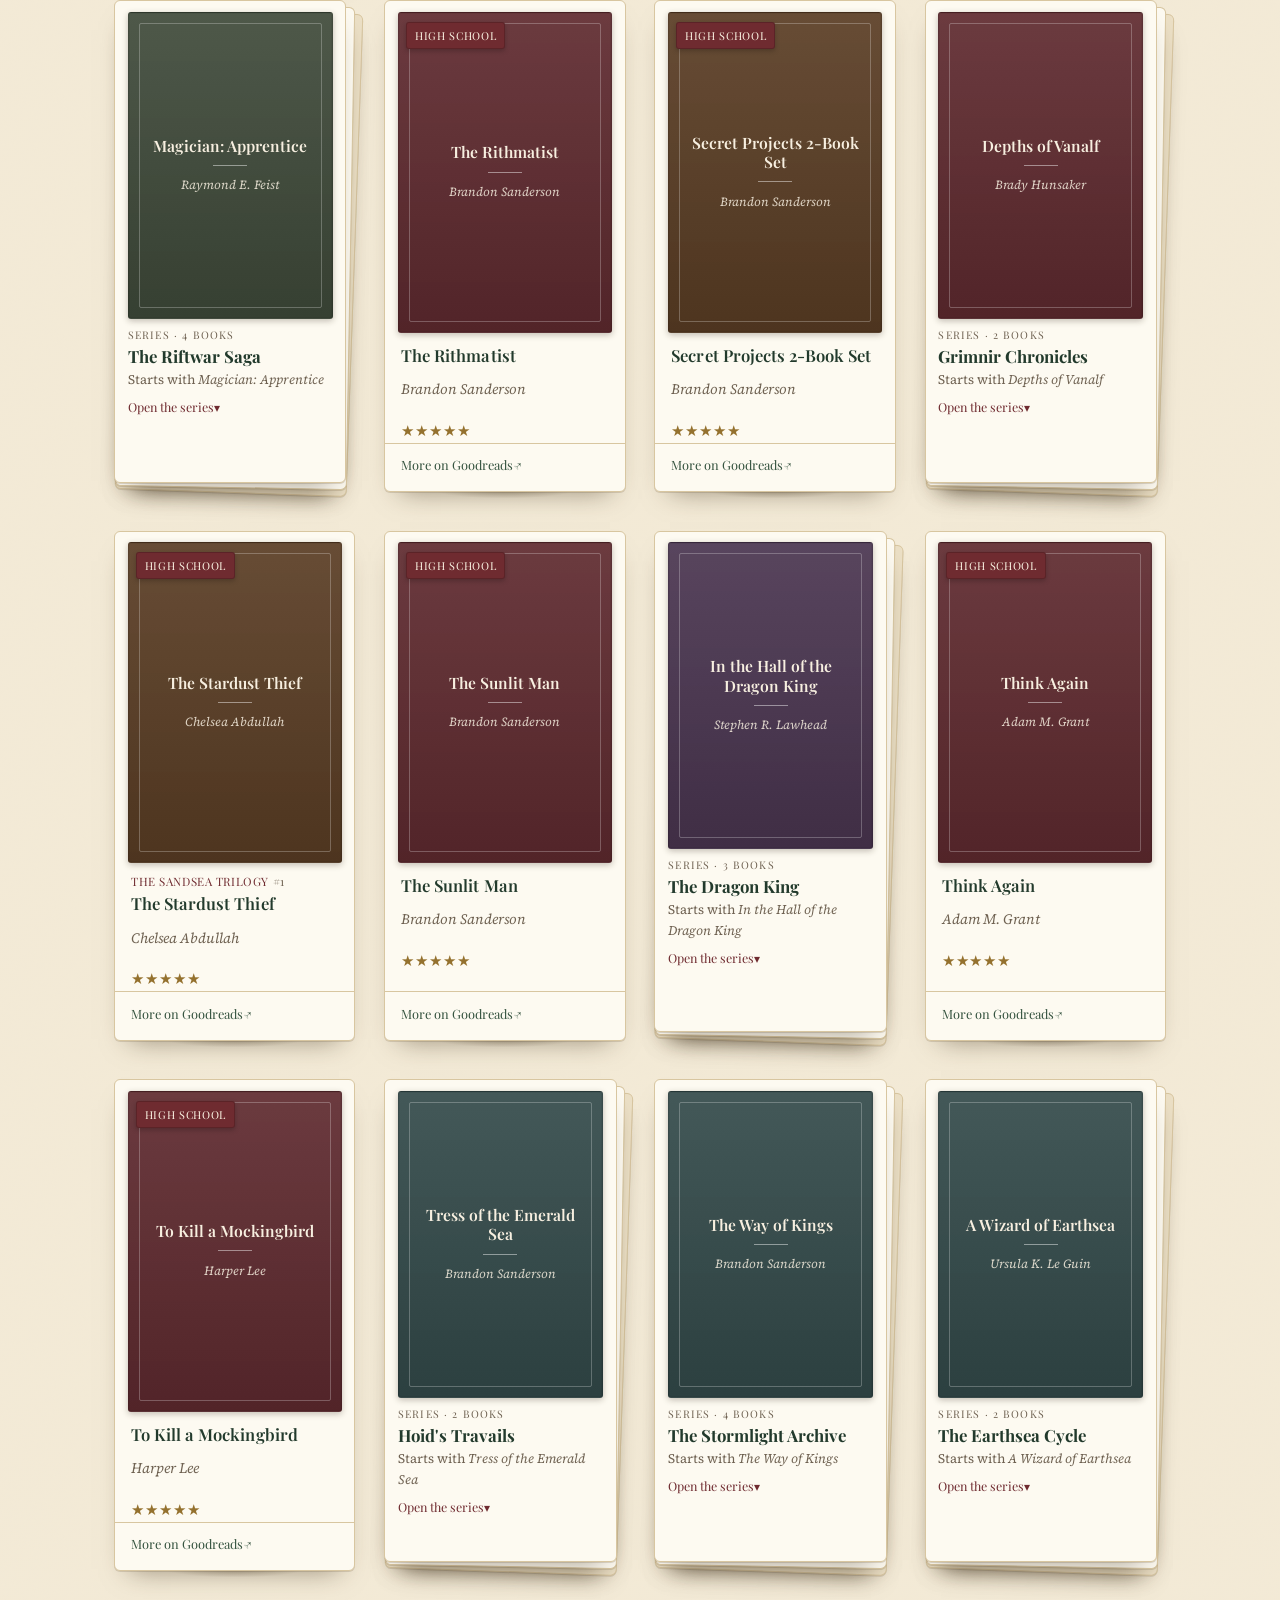
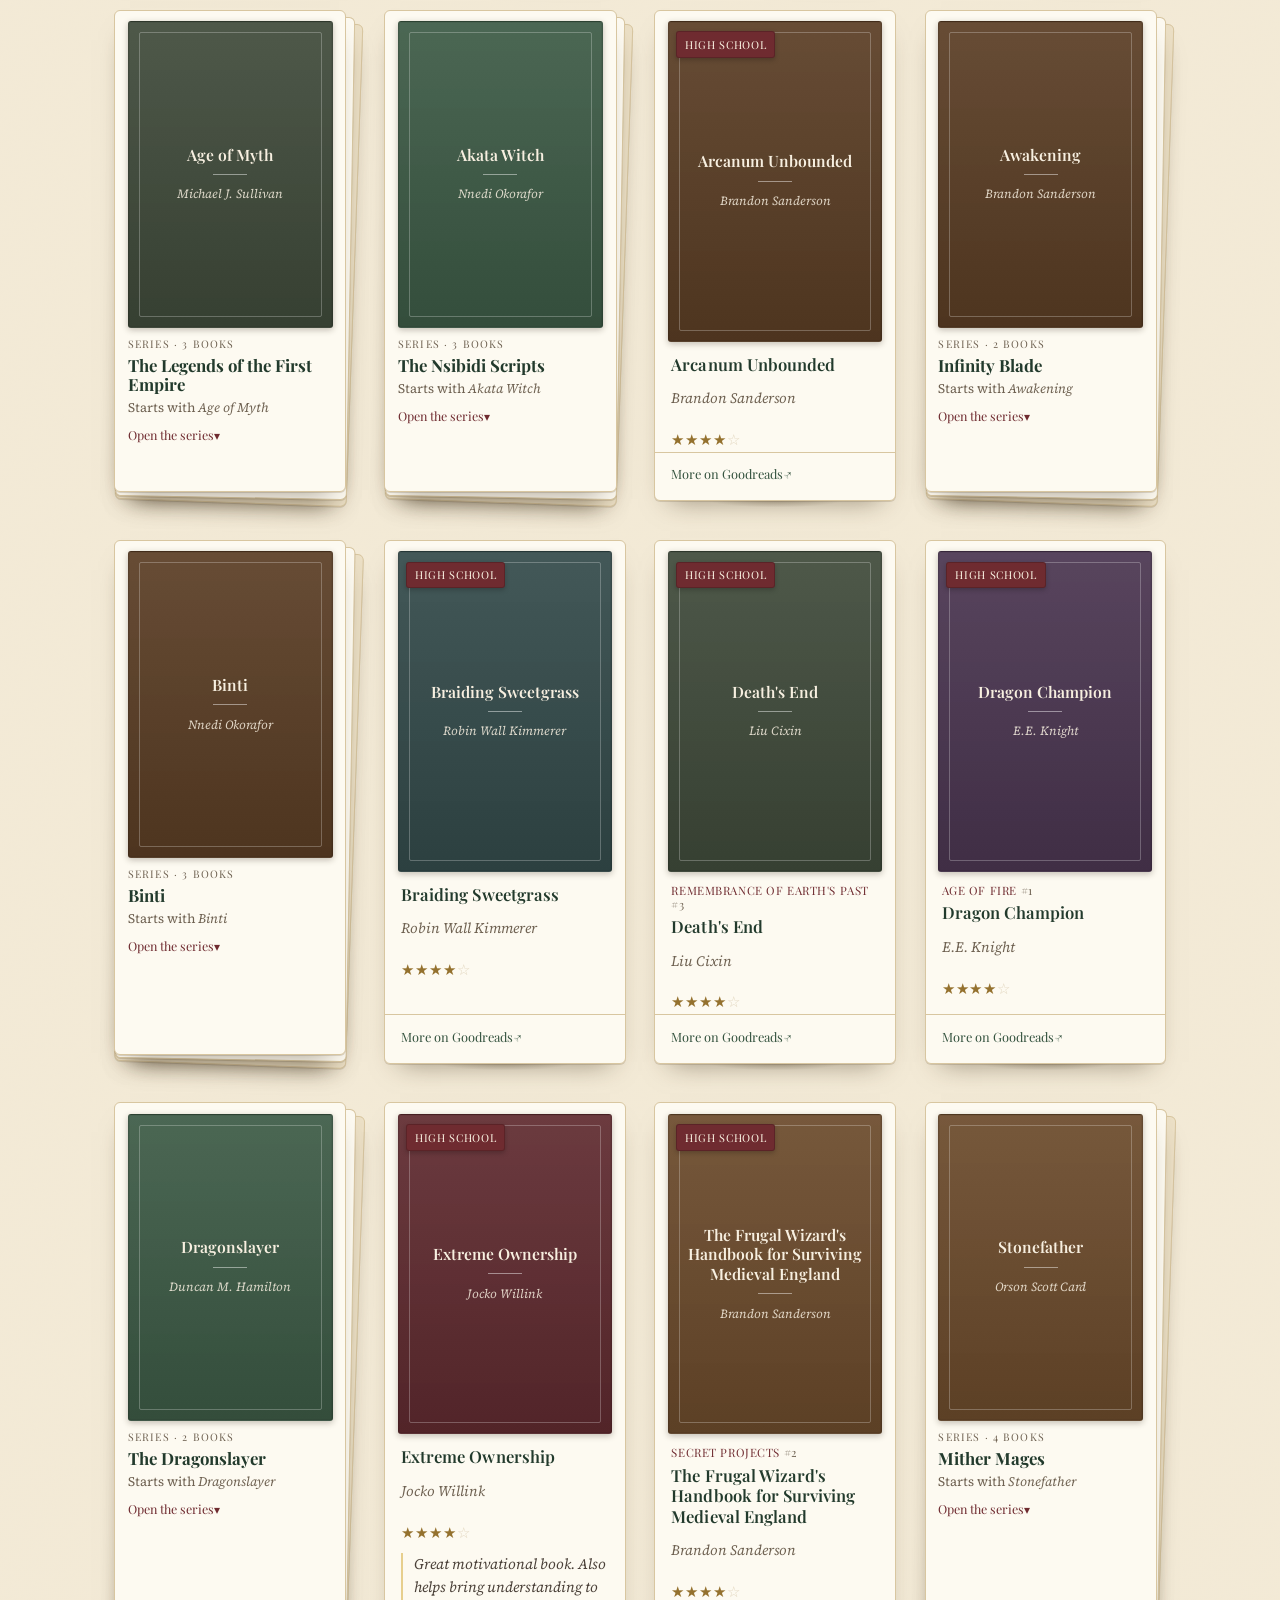
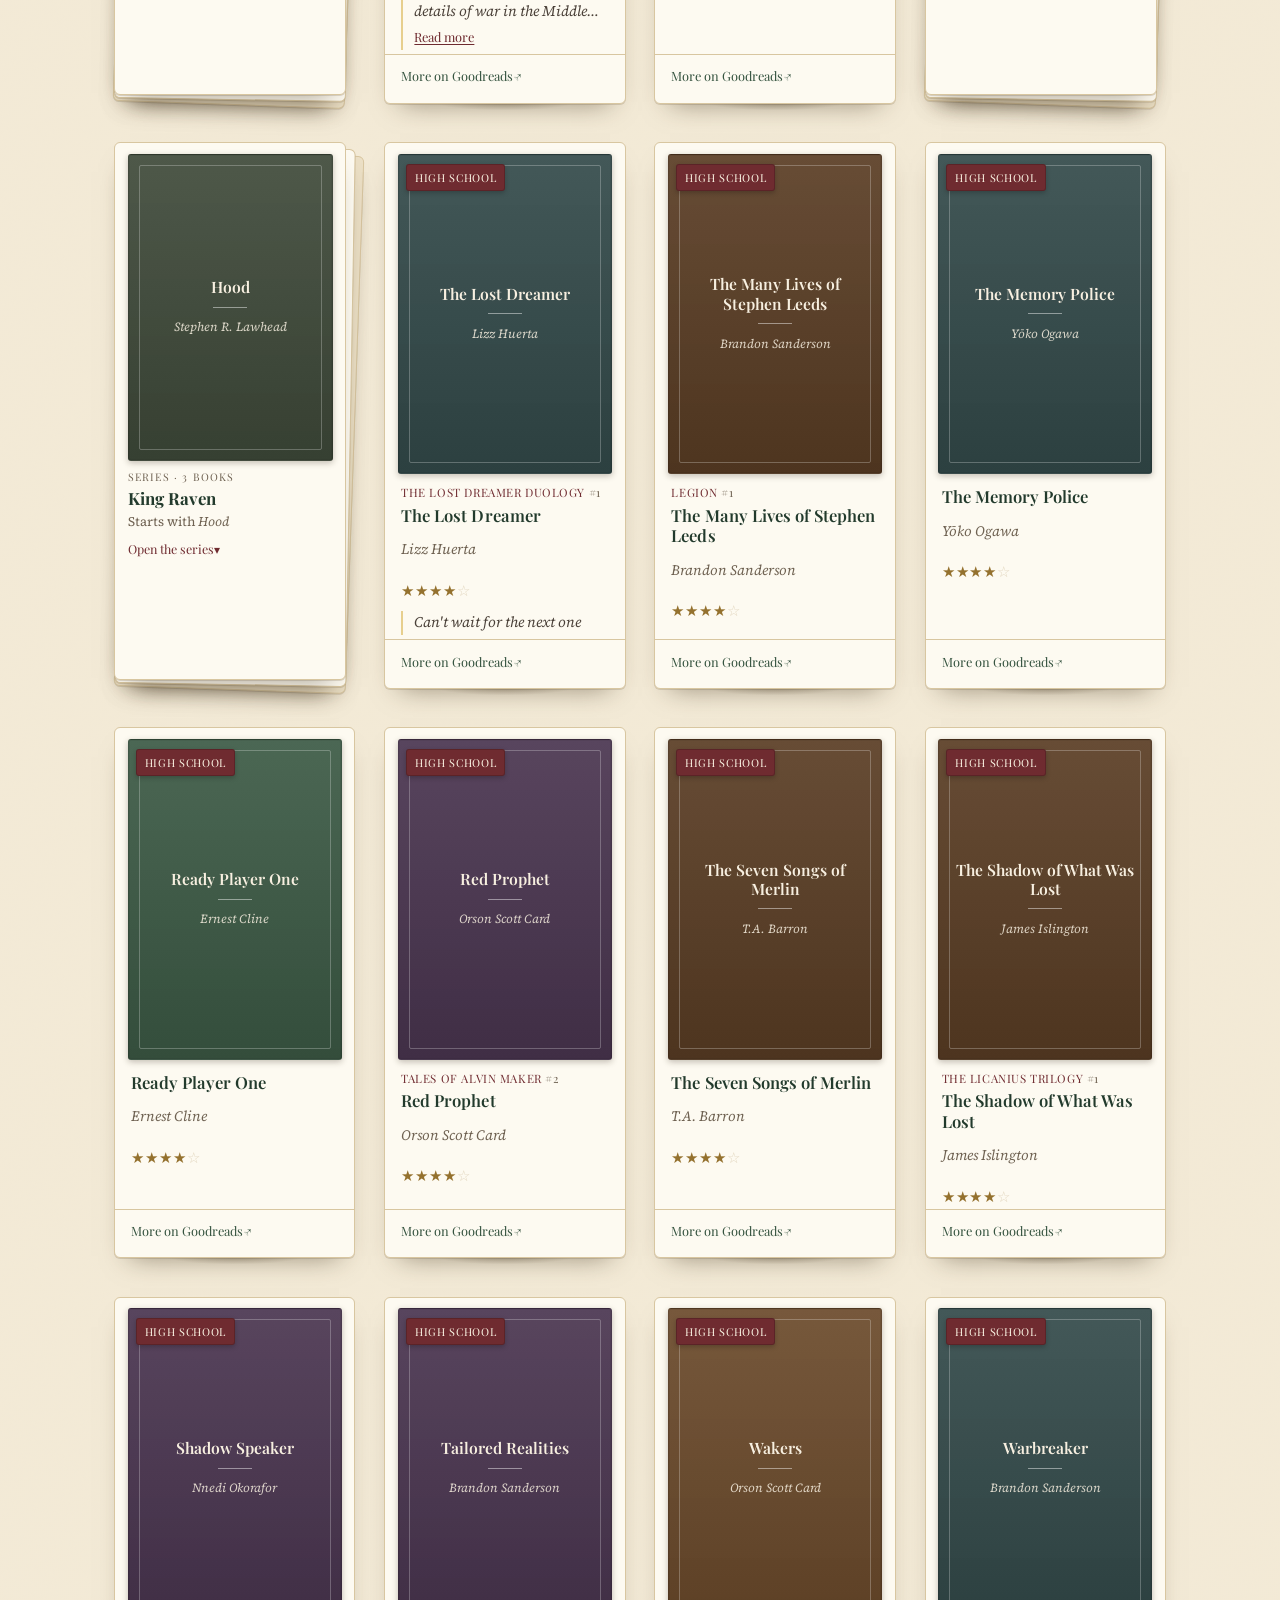
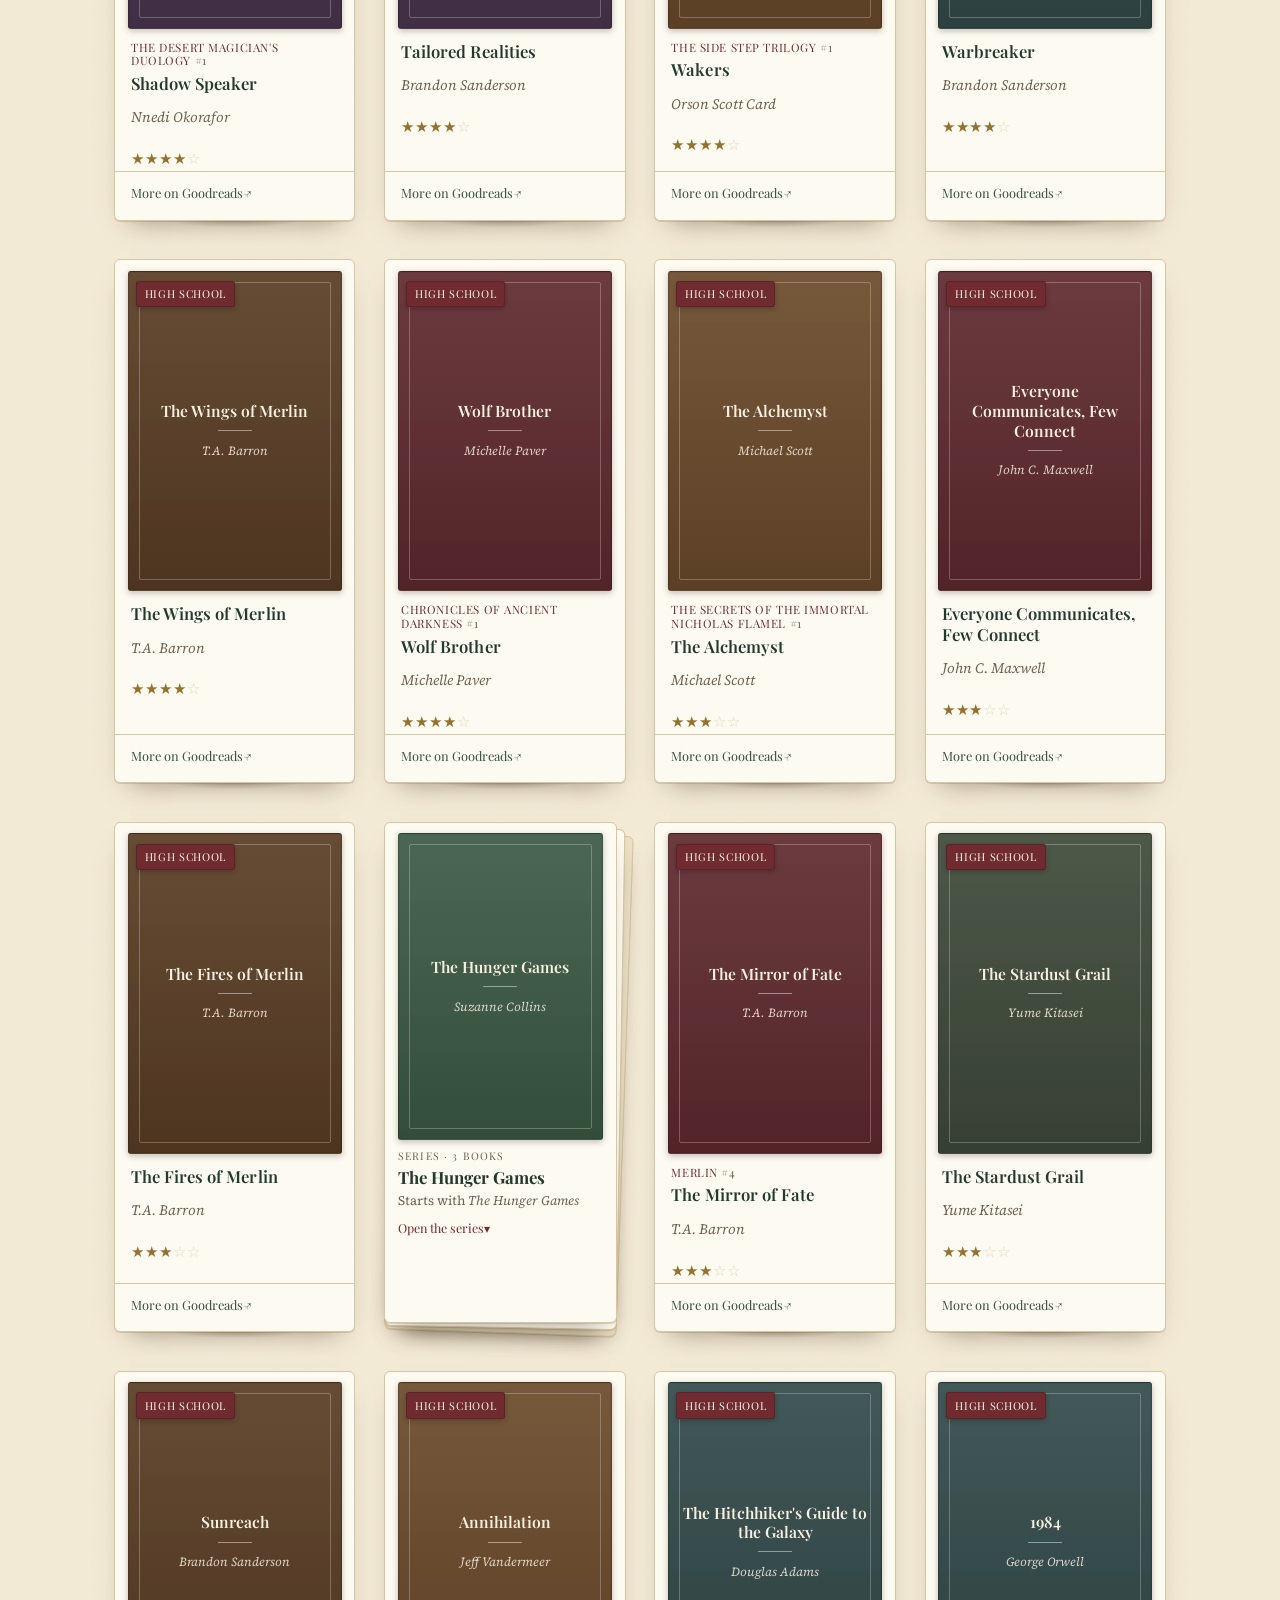
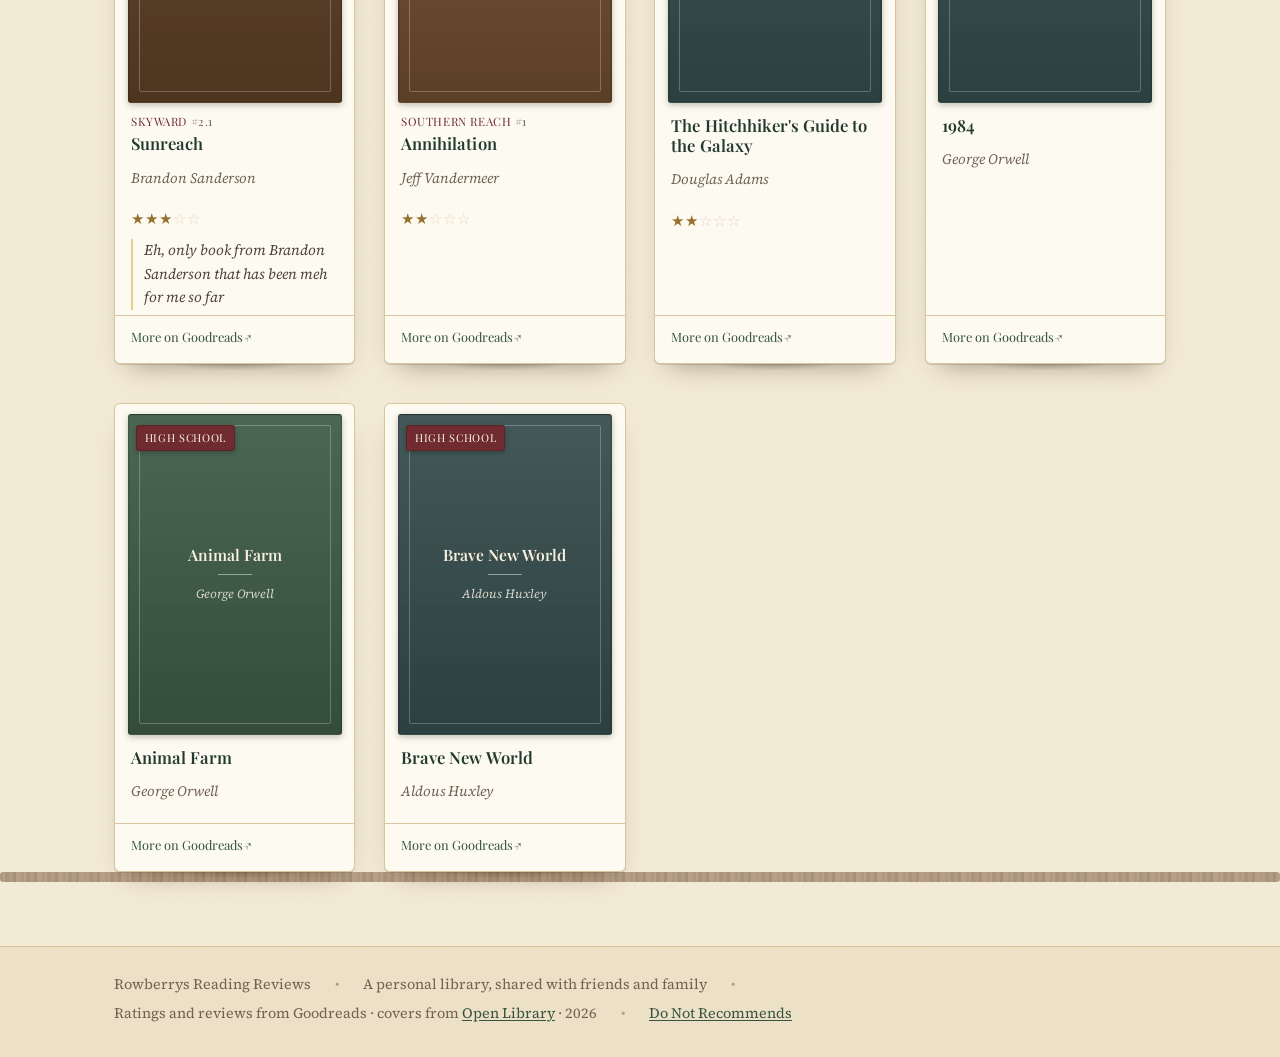
<file: highschool.html>
<!doctype html>
<html lang="en">
<head>
  <meta charset="utf-8">
  <meta name="viewport" content="width=device-width, initial-scale=1">
  <title>High School Level &mdash; Rowberrys Reading Reviews</title>
  <meta name="description" content="High-school-level reading recommendations from Tyler Rowberry: bigger worlds and weightier themes for confident teen readers and up.">
  <meta name="theme-color" content="#f3ead6">
  <meta property="og:type" content="website">
  <meta property="og:title" content="High School Level — Rowberrys Reading Reviews">
  <meta property="og:description" content="Bigger worlds and weightier themes, for confident teen readers and up.">
  <link rel="icon" href="data:image/svg+xml,%3Csvg xmlns='http://www.w3.org/2000/svg' viewBox='0 0 24 24' fill='none' stroke='%2335533f' stroke-width='1.7' stroke-linecap='round' stroke-linejoin='round'%3E%3Cpath d='M12 5.5C10 4 6.5 3.5 4 4v14c2.5-.5 6 0 8 1.5 2-1.5 5.5-2 8-1.5V4c-2.5-.5-6 0-8 1.5Z'/%3E%3Cpath d='M12 5.5v14'/%3E%3C/svg%3E">
  <link rel="preconnect" href="https://fonts.googleapis.com">
  <link rel="preconnect" href="https://fonts.gstatic.com" crossorigin>
  <link href="https://fonts.googleapis.com/css2?family=Playfair+Display:wght@500;600;700&family=Source+Serif+4:ital,opsz,wght@0,8..60,400;0,8..60,600;1,8..60,400;1,8..60,600&display=swap" rel="stylesheet">
  <link rel="stylesheet" href="assets/styles.css">
</head>
<body data-category="highschool">
  <a class="skip-link" href="#main">Skip to the books</a>

  <header class="site-header">
    <div class="wrap site-header__inner">
      <a class="brand" href="index.html">
        <img class="brand__photo" src="assets/img/lemur-logo.jpg" alt="" width="34" height="34">
        <span>Rowberrys Reading Reviews</span>
      </a>
      <nav class="site-nav" aria-label="Book shelves">
        <a href="professional.html">Professional</a>
        <a href="junior.html">Junior</a>
        <a href="highschool.html" aria-current="page">High School</a>
        <a href="adult.html">Adult</a>
        <a href="about.html">About</a>
      </nav>
    </div>
  </header>

  <main id="main" class="wrap">
    <header class="cat-head">
      <p class="cat-head__eyebrow">Shelf III</p>
      <h1>High School Level</h1>
      <!-- EDIT: shelf blurb — one line under the title. Change freely. -->
      <p class="cat-head__blurb">Bigger worlds and weightier themes, for confident teen readers and up.</p>
    </header>

    <div class="toolbar" data-toolbar hidden>
      <span class="toolbar__count" data-count></span>
      <label class="switch">
        <input type="checkbox" data-must>
        <span class="switch__track" aria-hidden="true"></span>
        <span class="switch__label">Must-reads only</span>
      </label>
      <span class="toolbar__group">
        <label for="sort">Sort</label>
        <select id="sort" data-sort>
          <option value="rating-desc" selected>Rating, high to low</option>
          <option value="rating-asc">Rating, low to high</option>
          <option value="shelf">Shelf order</option>
          <option value="title">Title A&ndash;Z</option>
          <option value="author">Author A&ndash;Z</option>
        </select>
      </span>
      <span class="toolbar__group">
        <span id="view-label">View</span>
        <span class="view-toggle" role="group" aria-labelledby="view-label">
          <button type="button" class="view-toggle__btn" data-view-btn="card" aria-pressed="true">Cards</button>
          <button type="button" class="view-toggle__btn" data-view-btn="list" aria-pressed="false">List</button>
        </span>
      </span>
    </div>

    <ul class="book-grid" data-grid>
      <noscript><li class="book-grid__empty">This shelf needs JavaScript enabled to show its books.</li></noscript>
    </ul>
  </main>

  <hr class="grain-rule" aria-hidden="true">
  <footer class="site-footer">
    <div class="wrap site-footer__inner">
      <span>Rowberrys Reading Reviews</span>
      <span class="dot" aria-hidden="true">&bull;</span>
      <span>A personal library, shared with friends and family</span>
      <span class="dot" aria-hidden="true">&bull;</span>
      <span>Ratings and reviews from Goodreads &middot; covers from
        <a href="https://openlibrary.org" rel="noopener">Open Library</a>
        &middot; <span data-year>2026</span></span>
      <span class="dot" aria-hidden="true">&bull;</span>
      <span><a href="donotrecommend.html">Do Not Recommends</a></span>
    </div>
  </footer>

  <script src="assets/site-data.js"></script>
  <script src="assets/app.js"></script>
</body>
</html>
</file>
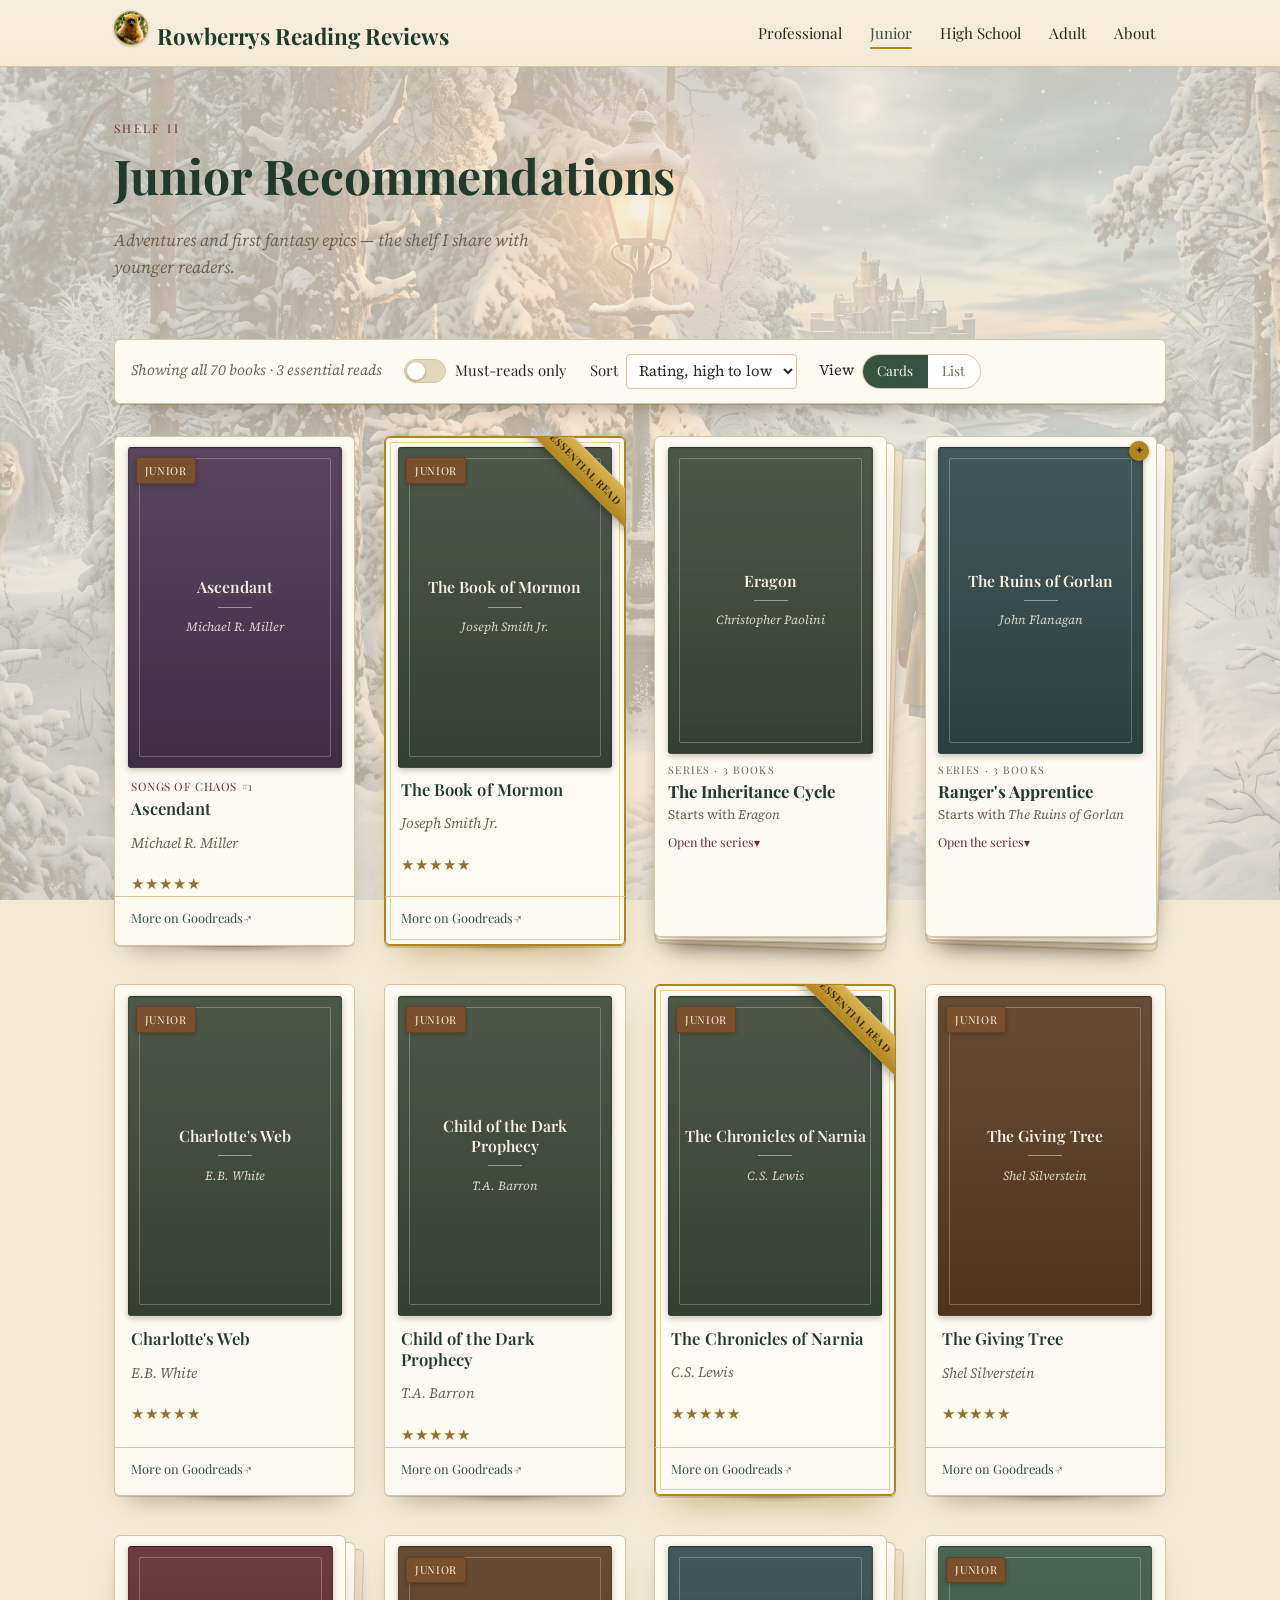
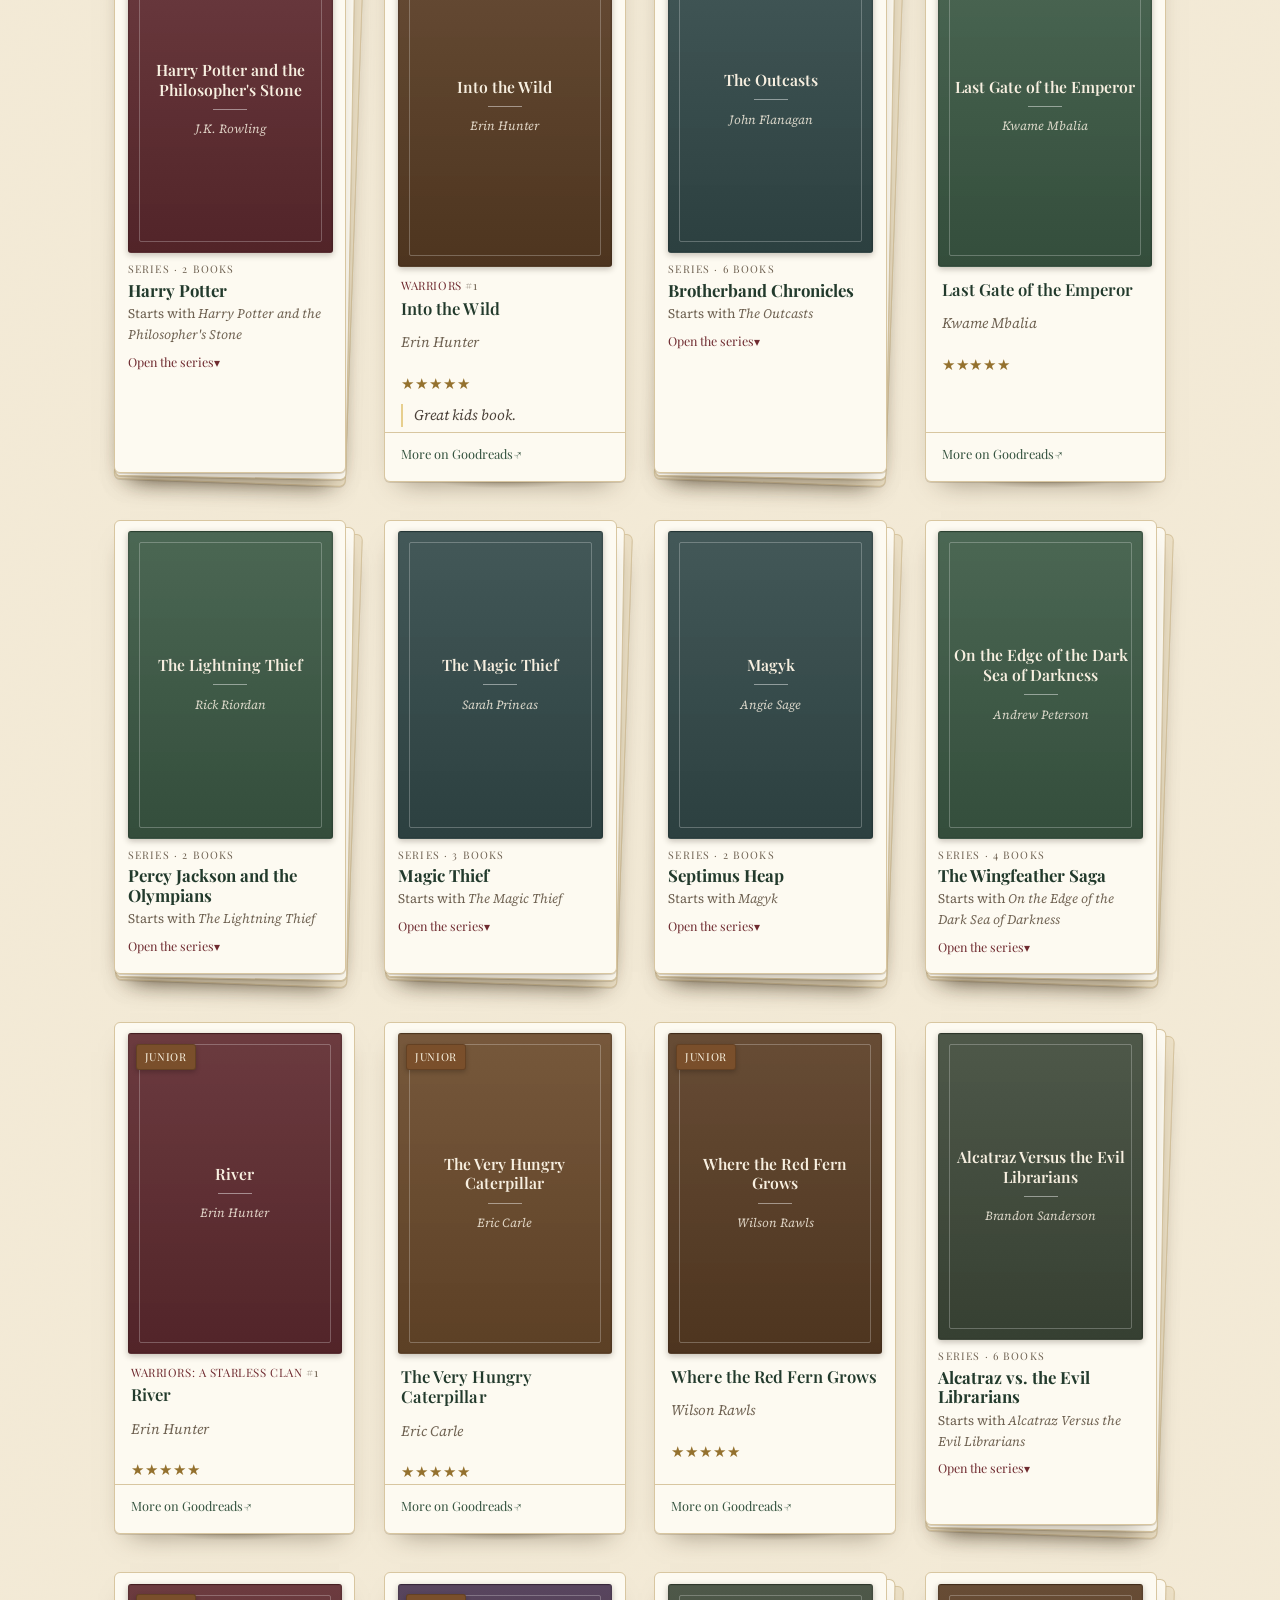
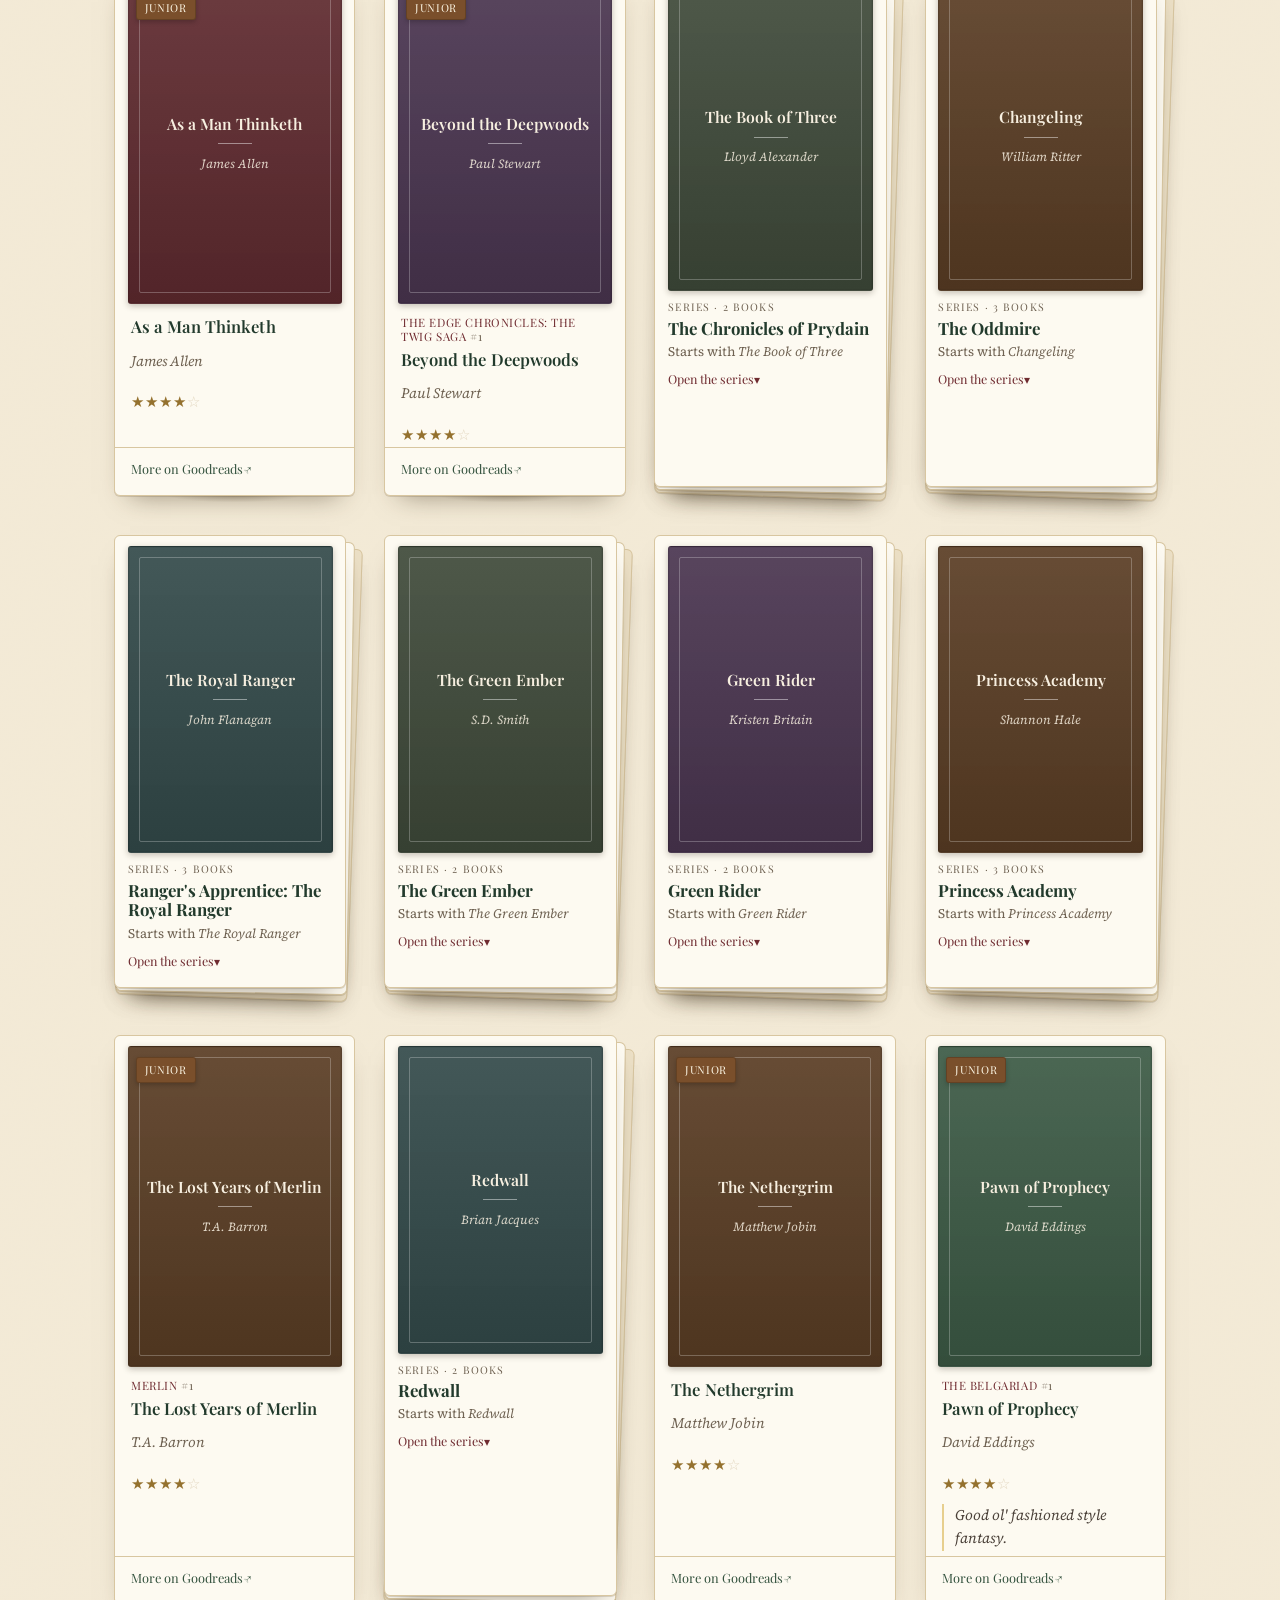
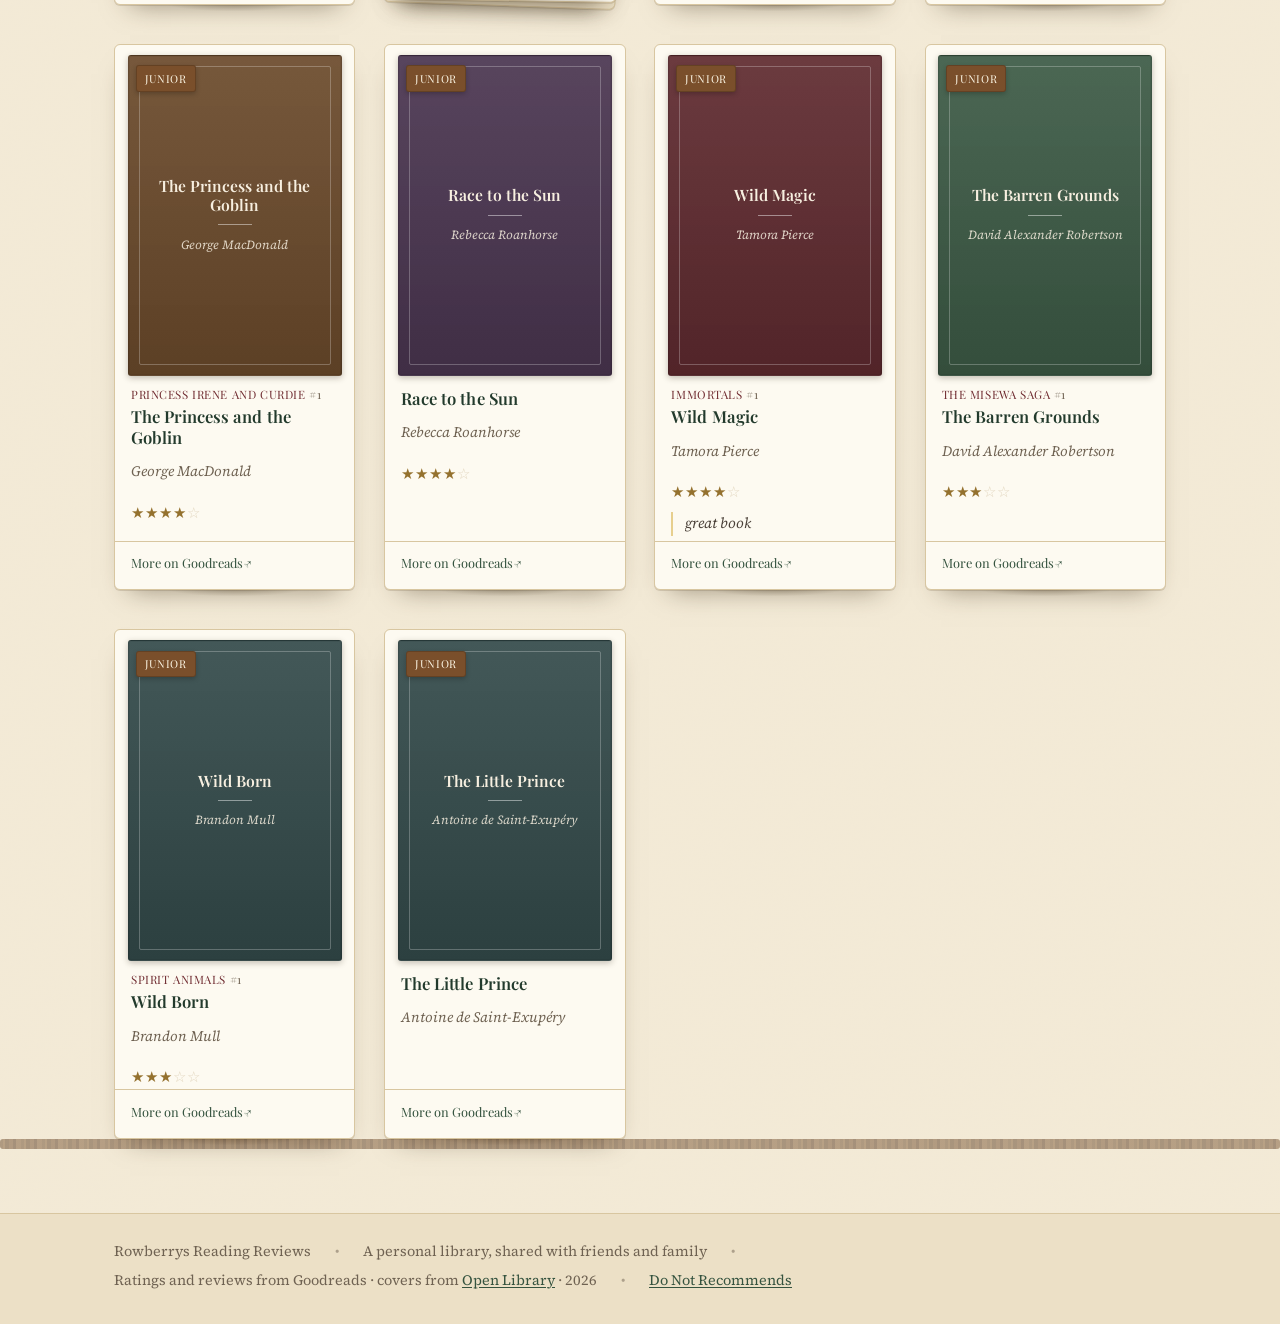
<file: junior.html>
<!doctype html>
<html lang="en">
<head>
  <meta charset="utf-8">
  <meta name="viewport" content="width=device-width, initial-scale=1">
  <title>Junior Recommendations &mdash; Rowberrys Reading Reviews</title>
  <meta name="description" content="Junior reading recommendations from Tyler Rowberry: adventures, first fantasy epics, and stories worth staying up past bedtime for.">
  <meta name="theme-color" content="#f3ead6">
  <meta property="og:type" content="website">
  <meta property="og:title" content="Junior Recommendations — Rowberrys Reading Reviews">
  <meta property="og:description" content="Adventures and first fantasy epics — the shelf I share with younger readers.">
  <link rel="icon" href="data:image/svg+xml,%3Csvg xmlns='http://www.w3.org/2000/svg' viewBox='0 0 24 24' fill='none' stroke='%2335533f' stroke-width='1.7' stroke-linecap='round' stroke-linejoin='round'%3E%3Cpath d='M12 5.5C10 4 6.5 3.5 4 4v14c2.5-.5 6 0 8 1.5 2-1.5 5.5-2 8-1.5V4c-2.5-.5-6 0-8 1.5Z'/%3E%3Cpath d='M12 5.5v14'/%3E%3C/svg%3E">
  <link rel="preconnect" href="https://fonts.googleapis.com">
  <link rel="preconnect" href="https://fonts.gstatic.com" crossorigin>
  <link href="https://fonts.googleapis.com/css2?family=Playfair+Display:wght@500;600;700&family=Source+Serif+4:ital,opsz,wght@0,8..60,400;0,8..60,600;1,8..60,400;1,8..60,600&display=swap" rel="stylesheet">
  <link rel="stylesheet" href="assets/styles.css">
</head>
<body data-category="junior">
  <a class="skip-link" href="#main">Skip to the books</a>

  <header class="site-header">
    <div class="wrap site-header__inner">
      <a class="brand" href="index.html">
        <img class="brand__photo" src="assets/img/lemur-logo.jpg" alt="" width="34" height="34">
        <span>Rowberrys Reading Reviews</span>
      </a>
      <nav class="site-nav" aria-label="Book shelves">
        <a href="professional.html">Professional</a>
        <a href="junior.html" aria-current="page">Junior</a>
        <a href="highschool.html">High School</a>
        <a href="adult.html">Adult</a>
        <a href="about.html">About</a>
      </nav>
    </div>
  </header>

  <main id="main" class="wrap">
    <header class="cat-head">
      <p class="cat-head__eyebrow">Shelf II</p>
      <h1>Junior Recommendations</h1>
      <!-- EDIT: shelf blurb — one line under the title. Change freely. -->
      <p class="cat-head__blurb">Adventures and first fantasy epics &mdash; the shelf I share with younger
        readers.</p>
    </header>

    <div class="toolbar" data-toolbar hidden>
      <span class="toolbar__count" data-count></span>
      <label class="switch">
        <input type="checkbox" data-must>
        <span class="switch__track" aria-hidden="true"></span>
        <span class="switch__label">Must-reads only</span>
      </label>
      <span class="toolbar__group">
        <label for="sort">Sort</label>
        <select id="sort" data-sort>
          <option value="rating-desc" selected>Rating, high to low</option>
          <option value="rating-asc">Rating, low to high</option>
          <option value="shelf">Shelf order</option>
          <option value="title">Title A&ndash;Z</option>
          <option value="author">Author A&ndash;Z</option>
        </select>
      </span>
      <span class="toolbar__group">
        <span id="view-label">View</span>
        <span class="view-toggle" role="group" aria-labelledby="view-label">
          <button type="button" class="view-toggle__btn" data-view-btn="card" aria-pressed="true">Cards</button>
          <button type="button" class="view-toggle__btn" data-view-btn="list" aria-pressed="false">List</button>
        </span>
      </span>
    </div>

    <ul class="book-grid" data-grid>
      <noscript><li class="book-grid__empty">This shelf needs JavaScript enabled to show its books.</li></noscript>
    </ul>
  </main>

  <hr class="grain-rule" aria-hidden="true">
  <footer class="site-footer">
    <div class="wrap site-footer__inner">
      <span>Rowberrys Reading Reviews</span>
      <span class="dot" aria-hidden="true">&bull;</span>
      <span>A personal library, shared with friends and family</span>
      <span class="dot" aria-hidden="true">&bull;</span>
      <span>Ratings and reviews from Goodreads &middot; covers from
        <a href="https://openlibrary.org" rel="noopener">Open Library</a>
        &middot; <span data-year>2026</span></span>
      <span class="dot" aria-hidden="true">&bull;</span>
      <span><a href="donotrecommend.html">Do Not Recommends</a></span>
    </div>
  </footer>

  <script src="assets/site-data.js"></script>
  <script src="assets/app.js"></script>
</body>
</html>
</file>
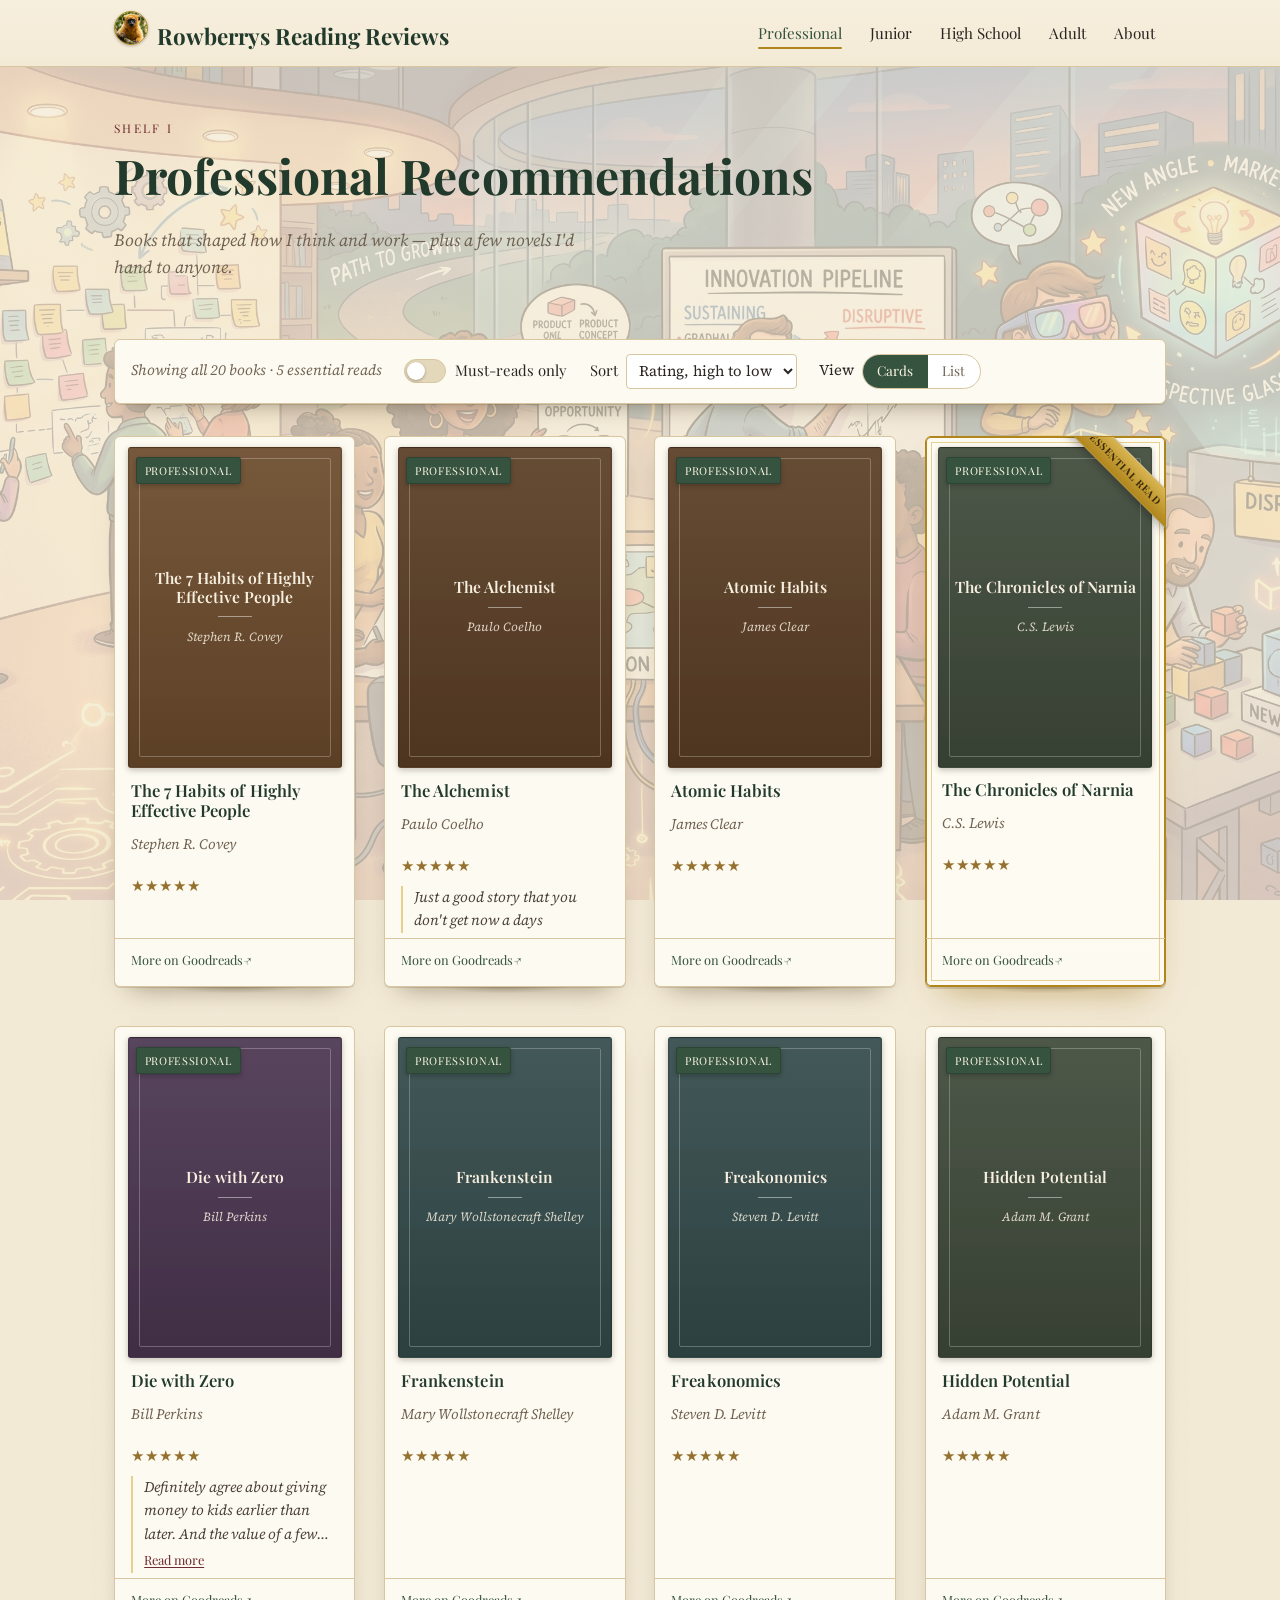
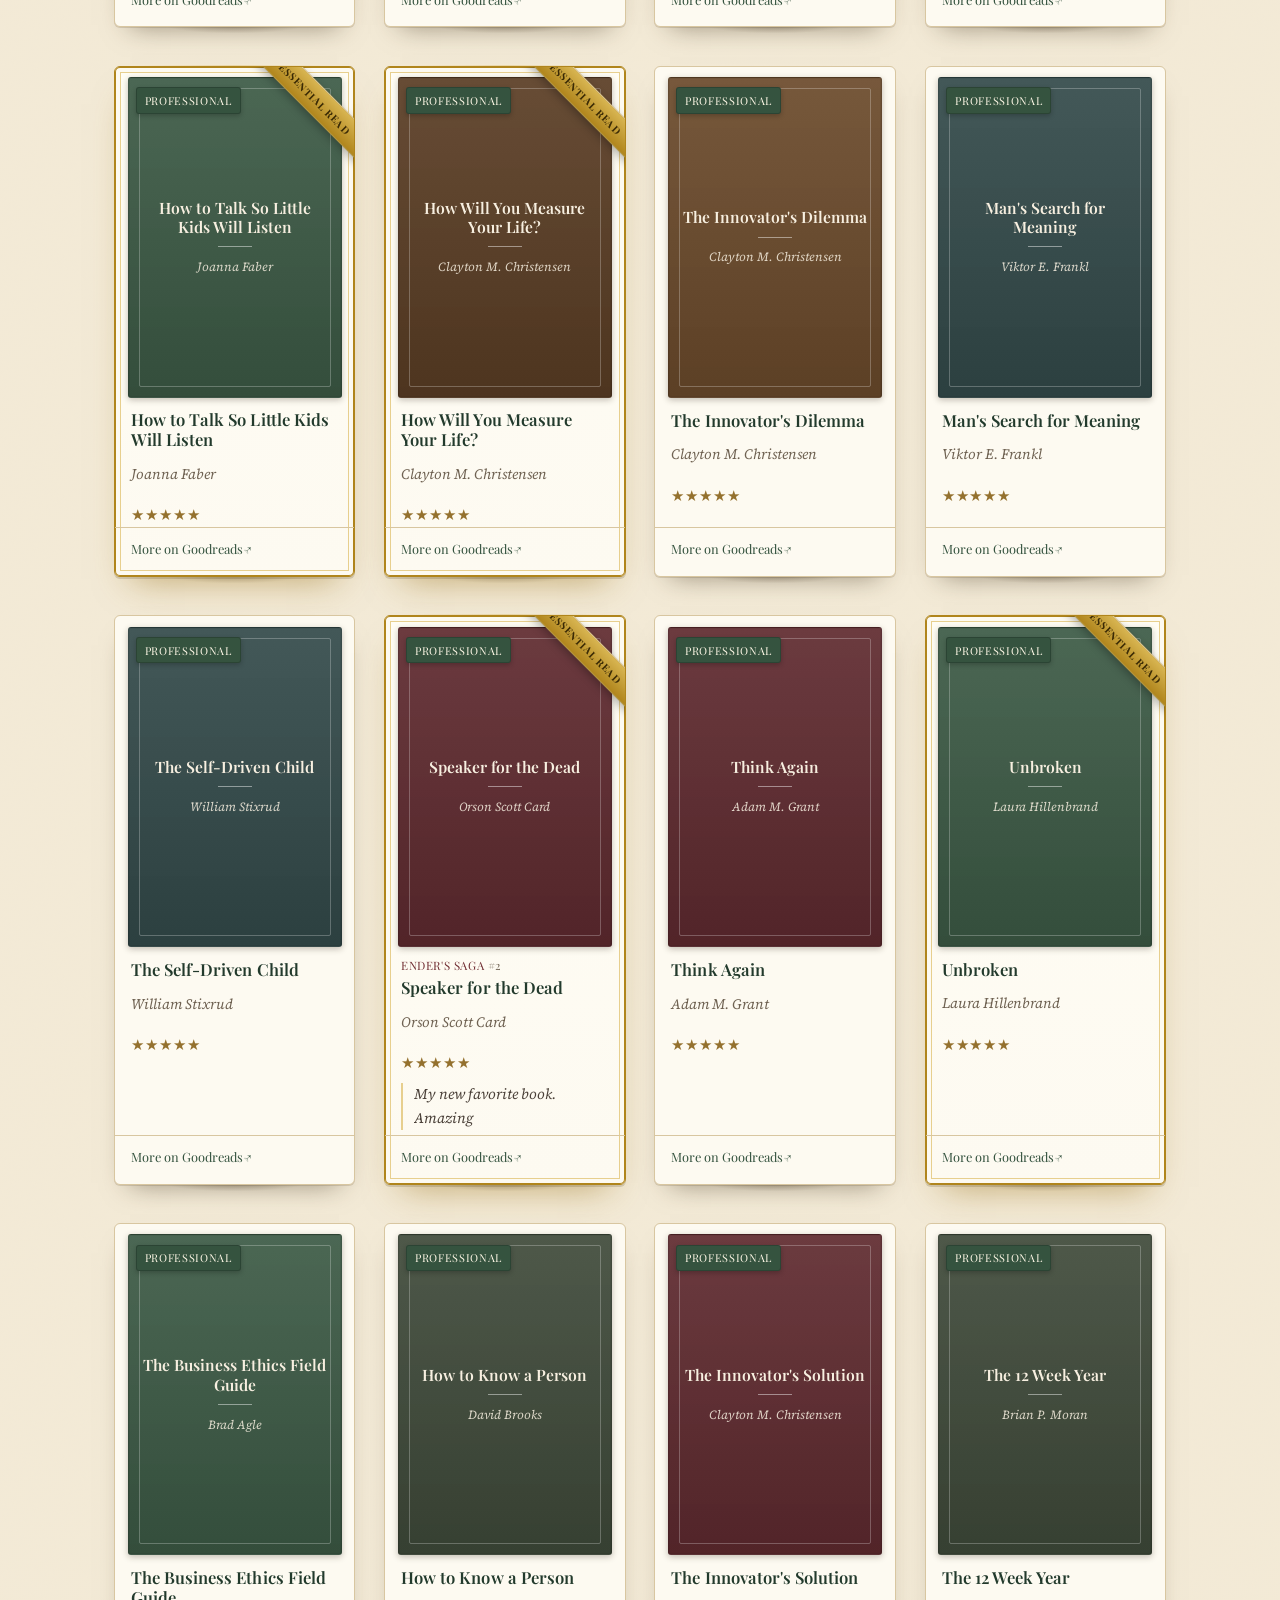
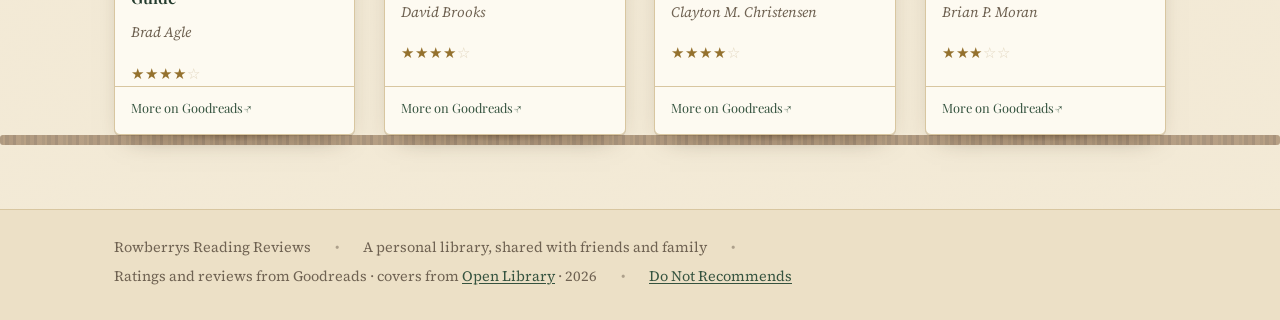
<file: professional.html>
<!doctype html>
<html lang="en">
<head>
  <meta charset="utf-8">
  <meta name="viewport" content="width=device-width, initial-scale=1">
  <title>Professional Recommendations &mdash; Rowberrys Reading Reviews</title>
  <meta name="description" content="Professional reading recommendations from Tyler Rowberry: books on thinking, habits, leadership, and a few novels worth any grown-up's year.">
  <meta name="theme-color" content="#f3ead6">
  <meta property="og:type" content="website">
  <meta property="og:title" content="Professional Recommendations — Rowberrys Reading Reviews">
  <meta property="og:description" content="Books that shaped how I think and work — plus a few novels I'd hand to anyone.">
  <link rel="icon" href="data:image/svg+xml,%3Csvg xmlns='http://www.w3.org/2000/svg' viewBox='0 0 24 24' fill='none' stroke='%2335533f' stroke-width='1.7' stroke-linecap='round' stroke-linejoin='round'%3E%3Cpath d='M12 5.5C10 4 6.5 3.5 4 4v14c2.5-.5 6 0 8 1.5 2-1.5 5.5-2 8-1.5V4c-2.5-.5-6 0-8 1.5Z'/%3E%3Cpath d='M12 5.5v14'/%3E%3C/svg%3E">
  <link rel="preconnect" href="https://fonts.googleapis.com">
  <link rel="preconnect" href="https://fonts.gstatic.com" crossorigin>
  <link href="https://fonts.googleapis.com/css2?family=Playfair+Display:wght@500;600;700&family=Source+Serif+4:ital,opsz,wght@0,8..60,400;0,8..60,600;1,8..60,400;1,8..60,600&display=swap" rel="stylesheet">
  <link rel="stylesheet" href="assets/styles.css">
</head>
<body data-category="professional">
  <a class="skip-link" href="#main">Skip to the books</a>

  <header class="site-header">
    <div class="wrap site-header__inner">
      <a class="brand" href="index.html">
        <img class="brand__photo" src="assets/img/lemur-logo.jpg" alt="" width="34" height="34">
        <span>Rowberrys Reading Reviews</span>
      </a>
      <nav class="site-nav" aria-label="Book shelves">
        <a href="professional.html" aria-current="page">Professional</a>
        <a href="junior.html">Junior</a>
        <a href="highschool.html">High School</a>
        <a href="adult.html">Adult</a>
        <a href="about.html">About</a>
      </nav>
    </div>
  </header>

  <main id="main" class="wrap">
    <header class="cat-head">
      <p class="cat-head__eyebrow">Shelf I</p>
      <h1>Professional Recommendations</h1>
      <!-- EDIT: shelf blurb — one line under the title. Change freely. -->
      <p class="cat-head__blurb">Books that shaped how I think and work &mdash; plus a few
        novels I'd hand to anyone.</p>
    </header>

    <div class="toolbar" data-toolbar hidden>
      <span class="toolbar__count" data-count></span>
      <label class="switch">
        <input type="checkbox" data-must>
        <span class="switch__track" aria-hidden="true"></span>
        <span class="switch__label">Must-reads only</span>
      </label>
      <span class="toolbar__group">
        <label for="sort">Sort</label>
        <select id="sort" data-sort>
          <option value="rating-desc" selected>Rating, high to low</option>
          <option value="rating-asc">Rating, low to high</option>
          <option value="shelf">Shelf order</option>
          <option value="title">Title A&ndash;Z</option>
          <option value="author">Author A&ndash;Z</option>
        </select>
      </span>
      <span class="toolbar__group">
        <span id="view-label">View</span>
        <span class="view-toggle" role="group" aria-labelledby="view-label">
          <button type="button" class="view-toggle__btn" data-view-btn="card" aria-pressed="true">Cards</button>
          <button type="button" class="view-toggle__btn" data-view-btn="list" aria-pressed="false">List</button>
        </span>
      </span>
    </div>

    <ul class="book-grid" data-grid>
      <noscript><li class="book-grid__empty">This shelf needs JavaScript enabled to show its books.</li></noscript>
    </ul>
  </main>

  <hr class="grain-rule" aria-hidden="true">
  <footer class="site-footer">
    <div class="wrap site-footer__inner">
      <span>Rowberrys Reading Reviews</span>
      <span class="dot" aria-hidden="true">&bull;</span>
      <span>A personal library, shared with friends and family</span>
      <span class="dot" aria-hidden="true">&bull;</span>
      <span>Ratings and reviews from Goodreads &middot; covers from
        <a href="https://openlibrary.org" rel="noopener">Open Library</a>
        &middot; <span data-year>2026</span></span>
      <span class="dot" aria-hidden="true">&bull;</span>
      <span><a href="donotrecommend.html">Do Not Recommends</a></span>
    </div>
  </footer>

  <script src="assets/site-data.js"></script>
  <script src="assets/app.js"></script>
</body>
</html>
</file>
<file: assets/styles.css>
/* =============================================================================
   Tyler Rowberry's Recommended Books
   A warm, literary personal library. Light theme, committed on purpose.
   ============================================================================= */

:root {
  /* --- Warm palette --------------------------------------------------------- */
  --paper:        #f3ead6;   /* page background, parchment                     */
  --paper-deep:   #ece0c6;   /* alternating bands / recessed areas            */
  --card:         #fdfaf1;   /* book-card surface, warm cream                 */
  --ink:          #2b2521;   /* body text                                     */
  --ink-soft:     #6f6252;   /* captions, secondary text                      */
  --rule:         #d8c6a0;   /* hairlines and dividers                        */
  --green:        #35533f;   /* primary accent — forest green                */
  --green-deep:   #223a2c;
  --burgundy:     #6f2b30;   /* secondary accent — oxblood                    */
  --burgundy-deep:#521f1f;
  --gold:         #b0851c;   /* RESERVED for "have to read" highlights        */
  --gold-soft:    #e7cf8e;
  --gold-bright:  #d8b551;
  --bronze:       #94712e;   /* star-rating fill                              */

  /* --- Type --------------------------------------------------------------- */
  --font-head: "Playfair Display", "Iowan Old Style", "Palatino Linotype",
               Palatino, Georgia, serif;
  --font-body: "Source Serif 4", "Iowan Old Style", Georgia,
               "Times New Roman", serif;

  /* --- Metrics ---------------------------------------------------------------*/
  --measure: 66ch;
  --radius: 6px;
  --shadow-card: 0 1px 0 rgba(93, 74, 42, .18),
                 0 14px 26px -16px rgba(59, 44, 22, .55);
  --shadow-tile: 0 2px 0 rgba(93, 74, 42, .18),
                 0 22px 40px -22px rgba(59, 44, 22, .6);
  --page-x: clamp(1rem, 5vw, 4rem);
}

/* -----------------------------------------------------------------------------
   Reset-ish
   ---------------------------------------------------------------------------- */
*, *::before, *::after { box-sizing: border-box; }
html { -webkit-text-size-adjust: 100%; }
body {
  margin: 0;
  font-family: var(--font-body);
  font-size: clamp(1rem, 0.95rem + 0.2vw, 1.075rem);
  line-height: 1.6;
  color: var(--ink);
  background-color: var(--paper);
  /* faint paper grain */
  background-image: url("data:image/svg+xml,%3Csvg xmlns='http://www.w3.org/2000/svg' width='240' height='240'%3E%3Cfilter id='n'%3E%3CfeTurbulence type='fractalNoise' baseFrequency='0.9' numOctaves='2' stitchTiles='stitch'/%3E%3CfeColorMatrix type='saturate' values='0'/%3E%3C/filter%3E%3Crect width='100%25' height='100%25' filter='url(%23n)' opacity='0.035'/%3E%3C/svg%3E");
  text-underline-offset: 2px;
}
h1, h2, h3, h4 {
  font-family: var(--font-head);
  font-weight: 600;
  line-height: 1.15;
  color: var(--green-deep);
  margin: 0 0 .5em;
  letter-spacing: .002em;
}
p { margin: 0 0 1em; }
a { color: var(--burgundy); }
a:hover { color: var(--burgundy-deep); }
img { max-width: 100%; display: block; }
:focus-visible {
  outline: 3px solid var(--gold);
  outline-offset: 2px;
  border-radius: 3px;
}

.skip-link {
  position: absolute; left: -999px; top: 0;
  background: var(--green-deep); color: #fff;
  padding: .6rem 1rem; z-index: 100; border-radius: 0 0 var(--radius) 0;
}
.skip-link:focus { left: 0; }

.wrap { max-width: 1180px; margin-inline: auto; padding-inline: var(--page-x); }
.center-measure { max-width: var(--measure); }

/* -----------------------------------------------------------------------------
   Site header / nav
   ---------------------------------------------------------------------------- */
.site-header {
  border-bottom: 1px solid var(--rule);
  background: linear-gradient(180deg, #f7efdd, var(--paper));
  position: sticky; top: 0; z-index: 20;
  backdrop-filter: saturate(1.1);
}
.site-header__inner {
  display: flex; flex-wrap: wrap; align-items: center; gap: .35rem 1.5rem;
  padding-block: .7rem;
}
.brand {
  font-family: var(--font-head);
  font-weight: 700;
  font-size: clamp(1.05rem, 1rem + 0.6vw, 1.4rem);
  color: var(--green-deep);
  text-decoration: none;
  display: inline-flex; align-items: baseline; gap: .55rem;
  margin-right: auto;
}
.brand:hover { color: var(--burgundy); }
.brand__photo {
  width: 34px; height: 34px;
  flex: none;
  border-radius: 50%;
  object-fit: cover;
  object-position: 50% 38%;
  border: 1.5px solid var(--gold);
  box-shadow: 0 1px 3px rgba(0,0,0,.25);
}

.site-nav { display: flex; flex-wrap: wrap; gap: .15rem .35rem; }
.site-nav a {
  --nav-accent: var(--green);
  text-decoration: none;
  color: var(--ink);
  font-family: var(--font-head);
  font-size: .95rem;
  padding: .35rem .7rem;
  border-radius: 4px;
  white-space: nowrap;
  position: relative;
}
.site-nav a:hover { color: var(--nav-accent); background: #ffffff7a; }
.site-nav a[aria-current="page"] {
  color: var(--nav-accent);
}
.site-nav a[aria-current="page"]::after {
  content: ""; position: absolute; left: .7rem; right: .7rem; bottom: .1rem;
  height: 2px; background: var(--gold); border-radius: 2px;
}

/* -----------------------------------------------------------------------------
   Footer
   ---------------------------------------------------------------------------- */
.site-footer {
  margin-top: 4rem;
  border-top: 1px solid var(--rule);
  background: var(--paper-deep);
  color: var(--ink-soft);
  font-size: .9rem;
}
.site-footer__inner {
  padding-block: 1.6rem 2rem;
  display: flex; flex-wrap: wrap; gap: .4rem 1.5rem; align-items: center;
}
.site-footer a { color: var(--green); }
.site-footer .dot { opacity: .5; }

/* wood-grain divider, used above the footer and between sections */
.grain-rule {
  height: 10px; border: 0; margin: 0;
  background:
    repeating-linear-gradient(90deg,
      #6b4a2b 0 3px, #7d5833 3px 5px, #5f3f24 5px 9px, #714c2c 9px 13px,
      #58381f 13px 16px, #7a5533 16px 21px);
  opacity: .5;
  border-radius: 3px;
}

/* -----------------------------------------------------------------------------
   Per-page background art, faded so it never competes with content.
   Each page sets --page-bg to its own image; the layered rule below (a
   translucent paper wash + the image + the existing grain texture) is shared.
   ---------------------------------------------------------------------------- */
body[data-page="home"]          { --page-bg: url("img/madagascar-bg.png"); }
body[data-category="professional"] { --page-bg: url("img/professional.jpeg"); }
body[data-category="junior"]       { --page-bg: url("img/junior.jpeg"); }
body[data-category="highschool"]   { --page-bg: url("img/highschool.jpeg"); }
body[data-category="adult"]        { --page-bg: url("img/adult.jpeg"); }
body[data-page="about"]         { --page-bg: url("img/about.jpeg"); }

body[data-page="home"],
body[data-category="professional"],
body[data-category="junior"],
body[data-category="highschool"],
body[data-category="adult"],
body[data-page="about"] {
  background-image:
    linear-gradient(rgba(243, 234, 214, .75), rgba(243, 234, 214, .75)),
    var(--page-bg),
    url("data:image/svg+xml,%3Csvg xmlns='http://www.w3.org/2000/svg' width='240' height='240'%3E%3Cfilter id='n'%3E%3CfeTurbulence type='fractalNoise' baseFrequency='0.9' numOctaves='2' stitchTiles='stitch'/%3E%3CfeColorMatrix type='saturate' values='0'/%3E%3C/filter%3E%3Crect width='100%25' height='100%25' filter='url(%23n)' opacity='0.035'/%3E%3C/svg%3E");
  background-size: auto, cover, 240px 240px;
  background-position: center, center 30%, top left;
  background-repeat: no-repeat, no-repeat, repeat;
  background-attachment: scroll, fixed, scroll;
}
@media (max-width: 620px) {
  /* fixed backgrounds are unreliable on mobile browsers; let it scroll with the page instead */
  body[data-page="home"],
  body[data-category],
  body[data-page="about"] { background-attachment: scroll, scroll, scroll; }
}

/* -----------------------------------------------------------------------------
   About page
   ---------------------------------------------------------------------------- */
.about-content {
  padding-block: 0 3rem;
  margin-inline: auto;
}
.about-content p {
  font-size: 1.08rem;
}
.about-content .btn {
  margin-top: .5rem;
}

/* -----------------------------------------------------------------------------
   Home — hero
   ---------------------------------------------------------------------------- */
.hero {
  padding-block: clamp(2.5rem, 6vw, 5rem) clamp(2rem, 5vw, 3.5rem);
  text-align: center;
}
.hero__eyebrow {
  font-family: var(--font-head);
  text-transform: uppercase;
  letter-spacing: .22em;
  font-size: .74rem;
  color: var(--burgundy);
  margin-bottom: 1rem;
}
.hero h1 {
  font-size: clamp(2.1rem, 1.4rem + 4.2vw, 4rem);
  font-weight: 700;
  margin-bottom: .5rem;
}
.hero__tagline {
  font-style: italic;
  color: var(--ink-soft);
  font-size: clamp(1.05rem, 1rem + 0.6vw, 1.35rem);
  margin-inline: auto;
  max-width: 40ch;
}
/* <!-- WELCOME BLURB: Tyler, edit the text of this paragraph in index.html --> */
.welcome {
  margin-block: 1.8rem 2.2rem;
  margin-inline: auto;
  max-width: 54ch;
  font-size: 1.08rem;
}
.btn {
  display: inline-flex; align-items: center; gap: .5rem;
  font-family: var(--font-head);
  font-size: 1rem;
  text-decoration: none;
  padding: .7rem 1.4rem;
  border-radius: 999px;
  background: var(--green);
  color: #fdf7e6;
  border: 1px solid var(--green-deep);
  box-shadow: 0 10px 22px -12px rgba(34, 58, 44, .8);
  transition: transform .12s ease, background .12s ease;
}
.btn:hover { background: var(--green-deep); color: #fff; transform: translateY(-1px); }
.btn__arrow { transition: transform .12s ease; }
.btn:hover .btn__arrow { transform: translateX(3px); }

/* -----------------------------------------------------------------------------
   Home — category tiles
   ---------------------------------------------------------------------------- */
.shelves {
  padding-bottom: 3rem;
}
.shelves h2 {
  text-align: center;
  font-size: clamp(1.4rem, 1.2rem + 1vw, 2rem);
  margin-bottom: .3rem;
}
.shelves__sub {
  text-align: center; color: var(--ink-soft); font-style: italic;
  margin-bottom: 2rem;
}
.dnr-link {
  text-align: center;
  margin-top: 2rem;
  padding-top: 1.4rem;
  border-top: 1px solid var(--rule);
  color: var(--ink-soft);
  font-size: .92rem;
}
.dnr-link a {
  font-family: var(--font-head);
  color: var(--ink);
  text-decoration: none;
  border-bottom: 1px solid var(--rule);
}
.dnr-link a:hover { color: var(--burgundy); border-color: var(--burgundy); }
.tile-grid {
  display: grid;
  gap: clamp(1rem, 3vw, 1.75rem);
  grid-template-columns: repeat(auto-fit, minmax(240px, 1fr));
}
.tile {
  position: relative;
  display: flex; flex-direction: column;
  text-decoration: none;
  color: inherit;
  background: var(--card);
  border: 1px solid var(--rule);
  border-radius: var(--radius);
  padding: 1.5rem 1.4rem 1.3rem;
  box-shadow: var(--shadow-tile);
  overflow: hidden;
  isolation: isolate;
  transition: transform .14s ease, box-shadow .14s ease;
}
.tile::before {                       /* spine accent */
  content: ""; position: absolute; inset: 0 auto 0 0; width: 7px;
  background: var(--tile-accent, var(--green));
}
.tile:nth-child(4n+1) { --tile-accent: var(--green); }
.tile:nth-child(4n+2) { --tile-accent: var(--burgundy); }
.tile:nth-child(4n+3) { --tile-accent: var(--green-deep); }
.tile:nth-child(4n+4) { --tile-accent: #7a4f2b; }
.tile:hover {
  transform: translateY(-4px);
  box-shadow: 0 3px 0 rgba(93,74,42,.2), 0 30px 50px -24px rgba(59,44,22,.7);
}
.tile__index {
  font-family: var(--font-head);
  font-size: .8rem; letter-spacing: .15em; text-transform: uppercase;
  color: var(--ink-soft);
}
.tile__name {
  font-family: var(--font-head);
  font-weight: 700;
  font-size: clamp(1.3rem, 1.1rem + 1vw, 1.7rem);
  color: var(--green-deep);
  margin: .35rem 0 .6rem;
}
.tile__meta {
  margin-top: auto;
  display: flex; flex-wrap: wrap; align-items: baseline; gap: .3rem .6rem;
  font-size: .92rem; color: var(--ink-soft);
}
.tile__count { font-weight: 600; color: var(--ink); }
.tile__essential {
  display: inline-flex; align-items: center; gap: .3rem;
  color: var(--gold); font-weight: 600;
}
.tile__cta {
  margin-top: 1rem;
  font-family: var(--font-head);
  color: var(--burgundy);
  display: inline-flex; align-items: center; gap: .4rem;
}
.tile:hover .tile__cta { color: var(--burgundy-deep); }

/* -----------------------------------------------------------------------------
   Category page — header + toolbar
   ---------------------------------------------------------------------------- */
.cat-head { padding-block: clamp(2rem, 5vw, 3.25rem) 1.25rem; }
.cat-head__eyebrow {
  font-family: var(--font-head);
  text-transform: uppercase; letter-spacing: .2em; font-size: .74rem;
  color: var(--burgundy); margin-bottom: .6rem;
}
.cat-head h1 { font-size: clamp(1.9rem, 1.3rem + 3vw, 3rem); font-weight: 700; }
.cat-head__blurb { color: var(--ink-soft); max-width: 52ch; font-style: italic; }

.toolbar {
  display: flex; flex-wrap: wrap; align-items: center; gap: .8rem 1.4rem;
  padding: .85rem 1rem;
  margin-top: 1.25rem;
  background: var(--card);
  border: 1px solid var(--rule);
  border-radius: var(--radius);
  box-shadow: var(--shadow-card);
  font-size: .93rem;
}
.toolbar__count { color: var(--ink-soft); font-style: italic; }
.toolbar__group { display: flex; align-items: center; gap: .5rem; }
.toolbar label { font-family: var(--font-head); }
.toolbar select {
  font: inherit; font-family: var(--font-body);
  padding: .35rem .5rem; border-radius: 4px;
  border: 1px solid var(--rule); background: #fff; color: var(--ink);
}

/* card / list view toggle */
.view-toggle {
  display: inline-flex;
  border: 1px solid var(--rule);
  border-radius: 999px;
  overflow: hidden;
  background: #fff;
}
.view-toggle__btn {
  font: inherit; font-family: var(--font-head); font-size: .85rem;
  padding: .35rem .9rem;
  border: 0; background: transparent; color: var(--ink-soft);
  cursor: pointer;
  transition: background .12s ease, color .12s ease;
}
.view-toggle__btn[aria-pressed="true"] { background: var(--green); color: #fdf7e6; }
.view-toggle__btn:not([aria-pressed="true"]):hover { background: #f1e7cd; color: var(--ink); }
.view-toggle__btn:focus-visible { outline: 3px solid var(--gold); outline-offset: -3px; }

/* gold "must reads only" switch */
.switch { display: inline-flex; align-items: center; gap: .55rem; cursor: pointer; }
.switch input { position: absolute; opacity: 0; pointer-events: none; }
.switch__track {
  width: 42px; height: 24px; border-radius: 999px;
  background: #e4d8ba; border: 1px solid var(--rule);
  position: relative; transition: background .15s ease;
  flex: none;
}
.switch__track::after {
  content: ""; position: absolute; top: 2px; left: 2px;
  width: 18px; height: 18px; border-radius: 50%;
  background: #fff; box-shadow: 0 1px 3px rgba(0,0,0,.3);
  transition: transform .15s ease;
}
.switch input:checked + .switch__track { background: var(--gold); }
.switch input:checked + .switch__track::after { transform: translateX(18px); }
.switch input:focus-visible + .switch__track { outline: 3px solid var(--gold); outline-offset: 2px; }
.switch__label { font-family: var(--font-head); }

/* -----------------------------------------------------------------------------
   Book grid + cards
   ---------------------------------------------------------------------------- */
.book-grid {
  --col: 210px;
  list-style: none; padding: 0; margin: 2rem 0 0;
  display: grid;
  grid-template-columns: repeat(auto-fill, minmax(var(--col), 1fr));
  gap: clamp(1.4rem, 3.5vw, 2.4rem) clamp(1rem, 3vw, 1.8rem);
}
.book-grid__empty {
  grid-column: 1 / -1;
  text-align: center; color: var(--ink-soft); font-style: italic;
  padding: 3rem 1rem;
}

.card {
  position: relative;
  display: flex; flex-direction: column;
  background: var(--card);
  border: 1px solid var(--rule);
  border-radius: var(--radius);
  padding: 0 0 1rem;
  box-shadow: var(--shadow-card);
}
/* soft contact shadow so the card reads as resting on a shelf */
.card::after {
  content: ""; position: absolute; left: 8%; right: 8%; bottom: -11px; height: 12px;
  background: radial-gradient(50% 100% at 50% 0%, rgba(59,44,22,.33), transparent 70%);
  z-index: -1;
}

.card__cover-wrap {
  position: relative;
  margin: 0; padding: .65rem .8rem 0;
}
.card__cover, .card__ph {
  aspect-ratio: 2 / 3;
  width: 100%;
  border-radius: 3px;
  box-shadow: 0 2px 6px rgba(43, 33, 18, .28), inset 0 0 0 1px rgba(0,0,0,.06);
}
.card__cover { object-fit: cover; object-position: 50% 22%; background: var(--paper-deep); }

/* lettered fallback "spine" */
.card__ph {
  position: relative;
  display: flex; flex-direction: column; justify-content: center; gap: .5rem;
  padding: 1rem .85rem;
  text-align: center;
  color: #f7efe0;
  background:
    linear-gradient(180deg, rgba(255,255,255,.08), rgba(0,0,0,.14)),
    var(--ph, #45322a);
  border: 1px solid rgba(0,0,0,.15);
  overflow: hidden;
}
.card__ph::before {
  content: ""; position: absolute; inset: 10px; border: 1px solid rgba(255,255,255,.25);
  border-radius: 2px; pointer-events: none;
}
.card__ph-title {
  font-family: var(--font-head); font-weight: 600;
  font-size: .98rem; line-height: 1.25;
}
.card__ph-rule {
  width: 34px; height: 1px; background: rgba(255,255,255,.45); margin: .1rem auto;
}
.card__ph-author { font-size: .78rem; font-style: italic; opacity: .85; }

/* category / age badge */
.card__badge {
  position: absolute; top: 1.3rem; left: 1.3rem;
  font-family: var(--font-head);
  font-size: .68rem; letter-spacing: .06em; text-transform: uppercase;
  color: #fdf7e6;
  background: var(--badge-bg, var(--green));
  border: 1px solid rgba(0,0,0,.18);
  padding: .22rem .5rem;
  border-radius: 3px;
  box-shadow: 0 2px 5px rgba(0,0,0,.22);
}
.badge--professional { --badge-bg: var(--green); }
.badge--junior       { --badge-bg: #7a4f2b; }
.badge--highschool   { --badge-bg: var(--burgundy); }
.badge--adult        { --badge-bg: var(--green-deep); }
.badge--donotrecommend { --badge-bg: #4a4038; }

.card__body {
  padding: .75rem 1rem 0;
  display: flex; flex-direction: column; gap: .3rem;
  flex: 1;
}
.card__title {
  font-family: var(--font-head);
  font-weight: 600;
  font-size: 1.04rem;
  line-height: 1.22;
  color: var(--green-deep);
}
.card__author { color: var(--ink-soft); font-size: .9rem; font-style: italic; }

.stars { --fill: var(--bronze); letter-spacing: .06em; font-size: .95rem; line-height: 1; margin-top: .15rem; }
.stars span { color: var(--fill); }
.stars .is-empty { color: color-mix(in srgb, var(--bronze) 26%, transparent); }
.stars__sr { position: absolute; width: 1px; height: 1px; overflow: hidden; clip: rect(0 0 0 0); }

.review {
  margin: .5rem 0 0;
  padding-left: .7rem;
  border-left: 2px solid var(--gold-soft);
  font-style: italic;
  font-size: .92rem;
  color: #4a4038;
}
.review p { margin: 0; }
.review.is-clamped p {
  display: -webkit-box; -webkit-line-clamp: 3; -webkit-box-orient: vertical;
  overflow: hidden;
}
.review__toggle {
  margin-top: .3rem;
  font-family: var(--font-head); font-size: .8rem;
  background: none; border: 0; padding: 0; cursor: pointer;
  color: var(--burgundy); text-decoration: underline; text-underline-offset: 2px;
}

/* "More on Goodreads" — always pinned to the bottom of the card */
.card__more {
  margin-top: auto;
  padding-top: .7rem;
  margin-inline: -1rem;
  padding-inline: 1rem;
  border-top: 1px solid var(--rule);
  font-family: var(--font-head);
  font-size: .8rem;
  color: var(--green);
  text-decoration: none;
}
.card__more:hover { color: var(--burgundy); text-decoration: underline; text-underline-offset: 2px; }
.card__more span { display: inline-block; transition: transform .12s ease; }
.card__more:hover span { transform: translate(1px, -1px); }

/* -----------------------------------------------------------------------------
   List view — a compact row layout, toggled via the view-toggle control
   ---------------------------------------------------------------------------- */
.book-grid[data-view="list"] {
  grid-template-columns: 1fr;
  gap: .6rem;
}
.book-grid[data-view="list"] .card {
  flex-direction: row;
  align-items: center;
  gap: .9rem;
  padding: .55rem .9rem .55rem .55rem;
}
.book-grid[data-view="list"] .card::after { display: none; }
.book-grid[data-view="list"] .card__cover-wrap {
  flex: none; width: 46px; padding: 0;
}
.book-grid[data-view="list"] .card__cover,
.book-grid[data-view="list"] .card__ph {
  width: 46px;
}
.book-grid[data-view="list"] .card__ph { padding: .3rem .2rem; }
.book-grid[data-view="list"] .card__ph-title { font-size: .62rem; }
.book-grid[data-view="list"] .card__ph-author { font-size: .55rem; }
.book-grid[data-view="list"] .card__badge { display: none; }
.book-grid[data-view="list"] .card__body {
  padding: 0; flex: 1; min-width: 0;
  flex-direction: row; flex-wrap: wrap; align-items: baseline; gap: .1rem .8rem;
}
.book-grid[data-view="list"] .card__title {
  flex: 1 1 220px; min-width: 0;
  white-space: nowrap; overflow: hidden; text-overflow: ellipsis;
}
.book-grid[data-view="list"] .card.is-essential .card__title::before {
  content: "✦ "; color: var(--gold);
}
.book-grid[data-view="list"] .card__author { flex: none; }
.book-grid[data-view="list"] .stars { flex: none; margin-top: 0; }
.book-grid[data-view="list"] .review { display: none; }
.book-grid[data-view="list"] .card__more {
  flex: none; margin: 0; padding: 0; border: 0;
}
.book-grid[data-view="list"] .card__ribbon-wrap,
.book-grid[data-view="list"] .card.is-essential::before {
  display: none;
}
.book-grid[data-view="list"] .card.is-essential {
  background: var(--card);
  box-shadow: 0 0 0 1px var(--gold) inset, var(--shadow-card);
}
@media (max-width: 560px) {
  .book-grid[data-view="list"] .card__body { gap: .1rem .5rem; }
  .book-grid[data-view="list"] .card__title { flex-basis: 100%; white-space: normal; }
}

/* -----------------------------------------------------------------------------
   Series name line on a card (card view: eyebrow above the title;
   list view: inline in the details row)
   ---------------------------------------------------------------------------- */
.card__series {
  margin: 0;
  font-family: var(--font-head);
  font-size: .72rem;
  letter-spacing: .05em;
  text-transform: uppercase;
  color: var(--burgundy);
  line-height: 1.2;
}
.card__series-num { color: var(--ink-soft); }
.book-grid[data-view="list"] .card__series {
  flex: none;
  font-size: .66rem;
  color: var(--ink-soft);
  margin-right: .1rem;
}
@media (max-width: 560px) {
  .book-grid[data-view="list"] .card__series { flex-basis: 100%; }
}

/* -----------------------------------------------------------------------------
   Series stacks — card view only. A run of same-series books shows as one
   "stack of cards" you click to fan open.
   ---------------------------------------------------------------------------- */
.series-stack { position: relative; }

.series-stack__face {
  display: flex;
  flex-direction: column;
  align-items: stretch;
  width: 100%;
  height: 100%;
  position: relative;
  font: inherit;
  color: inherit;
  text-align: left;
  background: transparent;
  border: 0;
  padding: 0 9px 9px 0;   /* room for the offset layers to peek out */
  cursor: pointer;
}
.series-stack__front,
.series-stack__layer {
  border: 1px solid var(--rule);
  border-radius: var(--radius);
  background: var(--card);
  transition: transform .14s ease;
}
.series-stack__layer {
  position: absolute;
  inset: 0 9px 9px 0;
  z-index: 0;
  box-shadow: var(--shadow-card);
}
.series-stack__layer--a { transform: translate(5px, 5px) rotate(1deg); }
.series-stack__layer--b {
  transform: translate(9px, 10px) rotate(2deg);
  background: var(--paper-deep);
}
.series-stack__front {
  position: relative;
  z-index: 1;
  flex: 1 1 auto;
  width: 100%;
  display: flex;
  flex-direction: column;
  gap: .5rem;
  padding: .65rem .8rem 1rem;
  box-shadow: var(--shadow-card);
}
.series-stack__face:hover .series-stack__layer--a { transform: translate(7px, 6px) rotate(1.4deg); }
.series-stack__face:hover .series-stack__layer--b { transform: translate(12px, 13px) rotate(2.7deg); }
.series-stack__face:hover .series-stack__front { transform: translateY(-2px); }
.series-stack__face:focus-visible { outline: 3px solid var(--gold); outline-offset: 3px; border-radius: var(--radius); }

.series-stack__front .card__cover-wrap { width: 100%; padding: 0; position: relative; }
.series-stack__front .card__cover,
.series-stack__front .card__ph {
  width: 100%;
  aspect-ratio: 2 / 3;
  border-radius: 3px;
  object-position: 50% 22%;
}

.series-stack__meta {
  display: flex;
  flex-direction: column;
  gap: .18rem;
  min-width: 0;
}
.series-stack__eyebrow {
  font-family: var(--font-head);
  font-size: .66rem;
  letter-spacing: .11em;
  text-transform: uppercase;
  color: var(--ink-soft);
}
.series-stack__name {
  font-family: var(--font-head);
  font-weight: 700;
  font-size: 1.05rem;
  line-height: 1.15;
  color: var(--green-deep);
}
.series-stack__lead {
  font-size: .82rem;
  color: var(--ink-soft);
}
.series-stack__lead em { font-style: italic; }
.series-stack__cta {
  margin-top: .25rem;
  font-family: var(--font-head);
  font-size: .78rem;
  color: var(--burgundy);
}
.series-stack__chev { display: inline-block; transition: transform .14s ease; }
.series-stack__cta-close { display: none; }
.series-stack__star {
  position: absolute;
  top: -6px;
  right: -6px;
  width: 20px;
  height: 20px;
  border-radius: 50%;
  background: var(--gold);
  color: #3a2a05;
  display: grid;
  place-items: center;
  font-size: .7rem;
  box-shadow: 0 1px 4px rgba(0, 0, 0, .3);
}

/* expanded */
.series-stack__books {
  list-style: none;
  margin: 0;
  padding: 0;
  display: none;
}
.series-stack[data-open="true"] { grid-column: 1 / -1; }
.series-stack[data-open="true"] .series-stack__face { padding: 0; height: auto; }
.series-stack[data-open="true"] .series-stack__layer { display: none; }
.series-stack[data-open="true"] .series-stack__front {
  flex-direction: row;
  align-items: center;
  gap: .9rem;
  height: auto;
  box-shadow: none;
  border: 0;
  border-bottom: 1px solid var(--rule);
  border-radius: 0;
  padding: 0 0 .75rem;
  margin-bottom: 1.6rem;
}
.series-stack[data-open="true"] .series-stack__front:hover { transform: none; }
.series-stack[data-open="true"] .series-stack__front .card__cover-wrap { width: 56px; flex: none; }
.series-stack[data-open="true"] .series-stack__lead { display: none; }
.series-stack[data-open="true"] .series-stack__cta-open { display: none; }
.series-stack[data-open="true"] .series-stack__cta-close { display: inline; }
.series-stack[data-open="true"] .series-stack__chev { transform: rotate(180deg); }
.series-stack[data-open="true"] .series-stack__books {
  display: grid;
  grid-template-columns: repeat(auto-fill, minmax(var(--col, 210px), 1fr));
  gap: clamp(1.4rem, 3.5vw, 2.4rem) clamp(1rem, 3vw, 1.8rem);
}
@media (max-width: 620px) {
  .series-stack[data-open="true"] .series-stack__books { gap: 1.6rem 1rem; }
}

/* -----------------------------------------------------------------------------
   "Essential Read" treatment — gold, and only here
   ---------------------------------------------------------------------------- */
.card.is-essential {
  border-color: var(--gold);
  box-shadow:
    0 0 0 1px var(--gold) inset,
    0 0 0 5px var(--card) inset,
    0 0 0 6px var(--gold-soft) inset,
    0 2px 0 rgba(93,74,42,.2),
    0 20px 34px -18px rgba(150, 110, 20, .55);
  background:
    linear-gradient(180deg, #fffdf4, var(--card));
}
.card.is-essential .card__body { padding-top: .7rem; }
.card__ribbon-wrap {
  position: absolute; top: 0; right: 0;
  width: 116px; height: 116px;
  overflow: hidden;
  border-top-right-radius: var(--radius);
  pointer-events: none;
  z-index: 3;
}
.card__ribbon {
  position: absolute;
  top: 18px; right: -36px;
  width: 150px;
  text-align: center;
  transform: rotate(45deg);
  background: linear-gradient(180deg, var(--gold-bright), var(--gold));
  color: #3a2a05;
  font-family: var(--font-head); font-weight: 700;
  font-size: .62rem; letter-spacing: .08em; text-transform: uppercase;
  padding: .32rem 0;
  box-shadow: 0 3px 8px rgba(0,0,0,.28);
  border-top: 1px solid rgba(255,255,255,.55);
  border-bottom: 1px solid rgba(0,0,0,.18);
}
.card.is-essential::before {  /* faint gilt glow behind the cover */
  content: ""; position: absolute; inset: -2px; border-radius: 8px;
  background: radial-gradient(60% 40% at 50% 0%, rgba(216,181,81,.35), transparent 70%);
  z-index: -1;
}

.essential-note {
  display: inline-flex; align-items: center; gap: .4rem;
  margin-top: .35rem;
  font-family: var(--font-head); font-size: .78rem;
  color: var(--gold);
}

/* -----------------------------------------------------------------------------
   Responsive
   ---------------------------------------------------------------------------- */
@media (max-width: 620px) {
  .book-grid { --col: 150px; gap: 1.6rem 1rem; }
  .card__badge { top: 1.1rem; left: 1.1rem; font-size: .62rem; }
  .site-header__inner { padding-block: .55rem; }
  .brand { width: 100%; margin-bottom: .15rem; }
  .site-nav { width: 100%; overflow-x: auto; -webkit-overflow-scrolling: touch; }
  .hero { padding-top: 2rem; }
}
@media (max-width: 380px) {
  .book-grid { --col: 100%; }
  .card__cover, .card__ph { max-width: 220px; margin-inline: auto; }
}

/* -----------------------------------------------------------------------------
   Motion / print
   ---------------------------------------------------------------------------- */
@media (prefers-reduced-motion: reduce) {
  * { transition: none !important; animation: none !important; }
}
@media print {
  .site-header, .site-footer, .toolbar, .btn { display: none; }
  body { background: #fff; }
  .card { break-inside: avoid; box-shadow: none; border-color: #bbb; }
}
</file>
